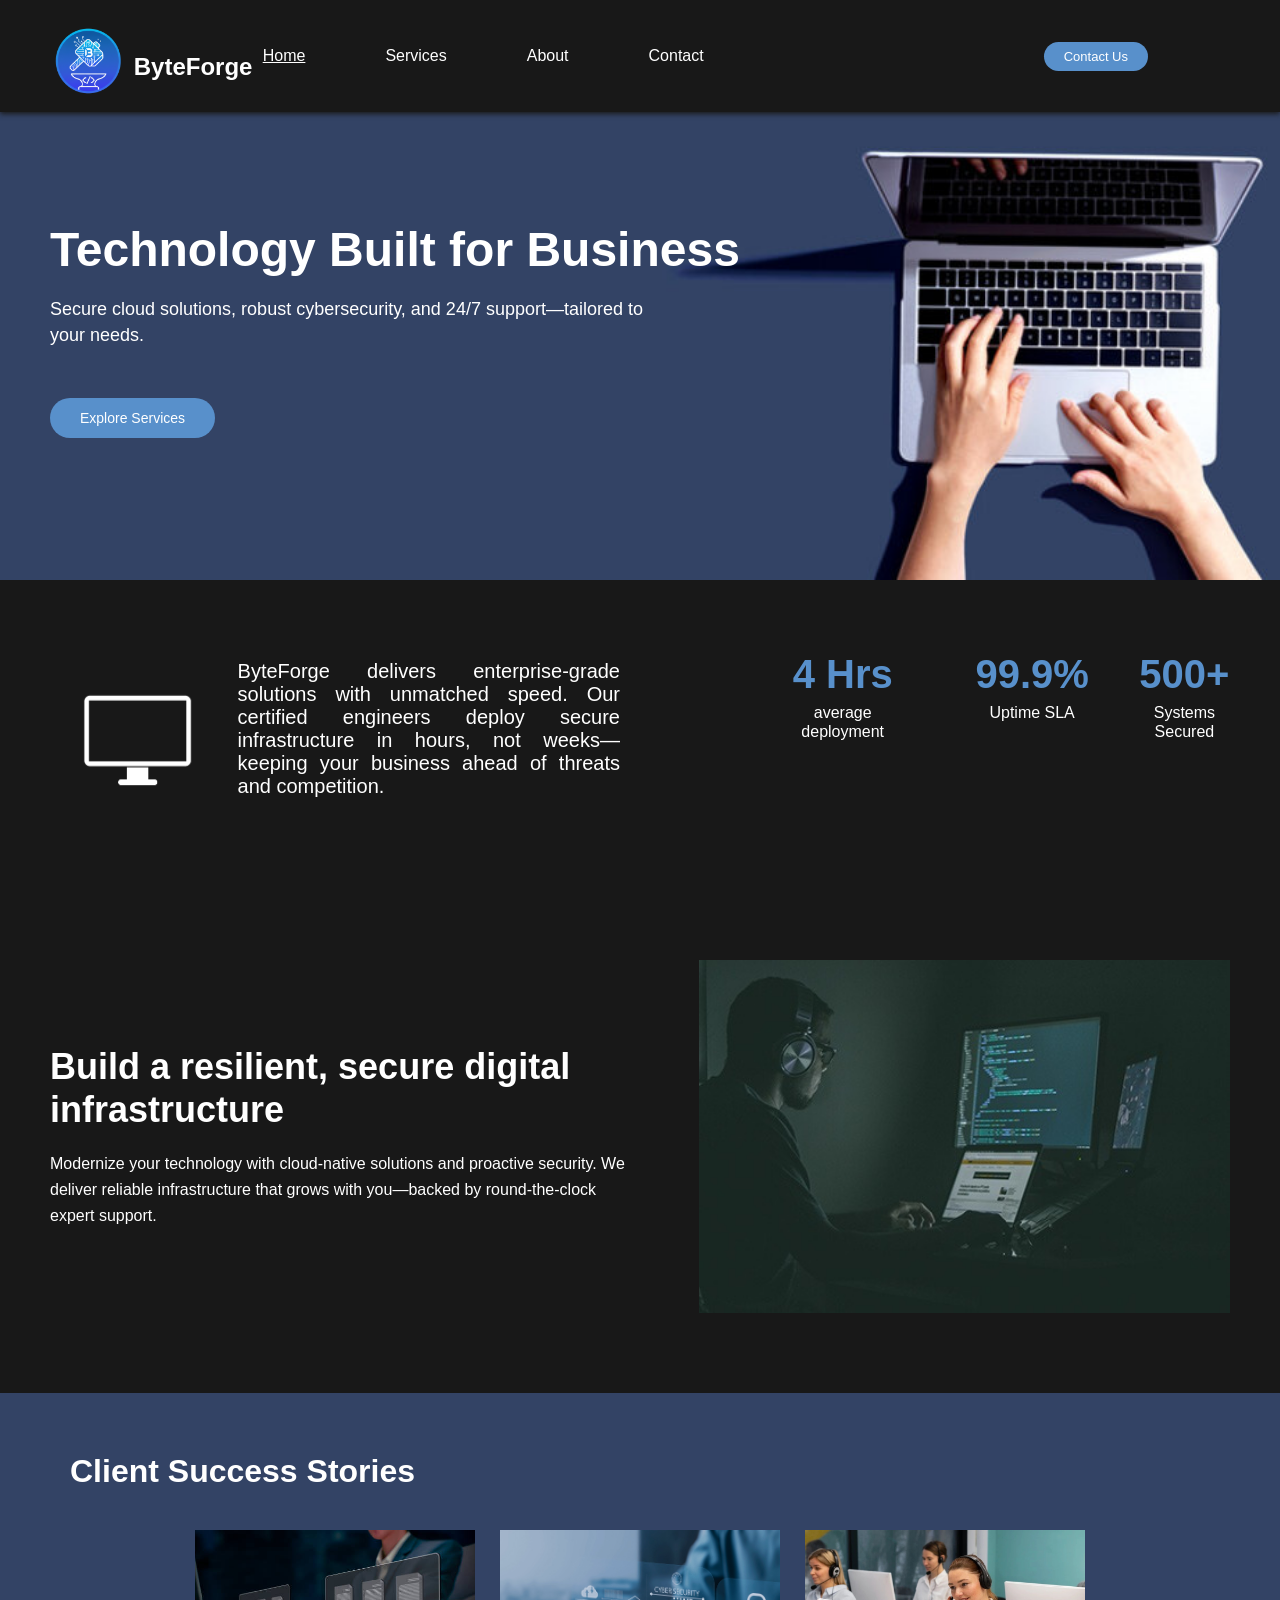
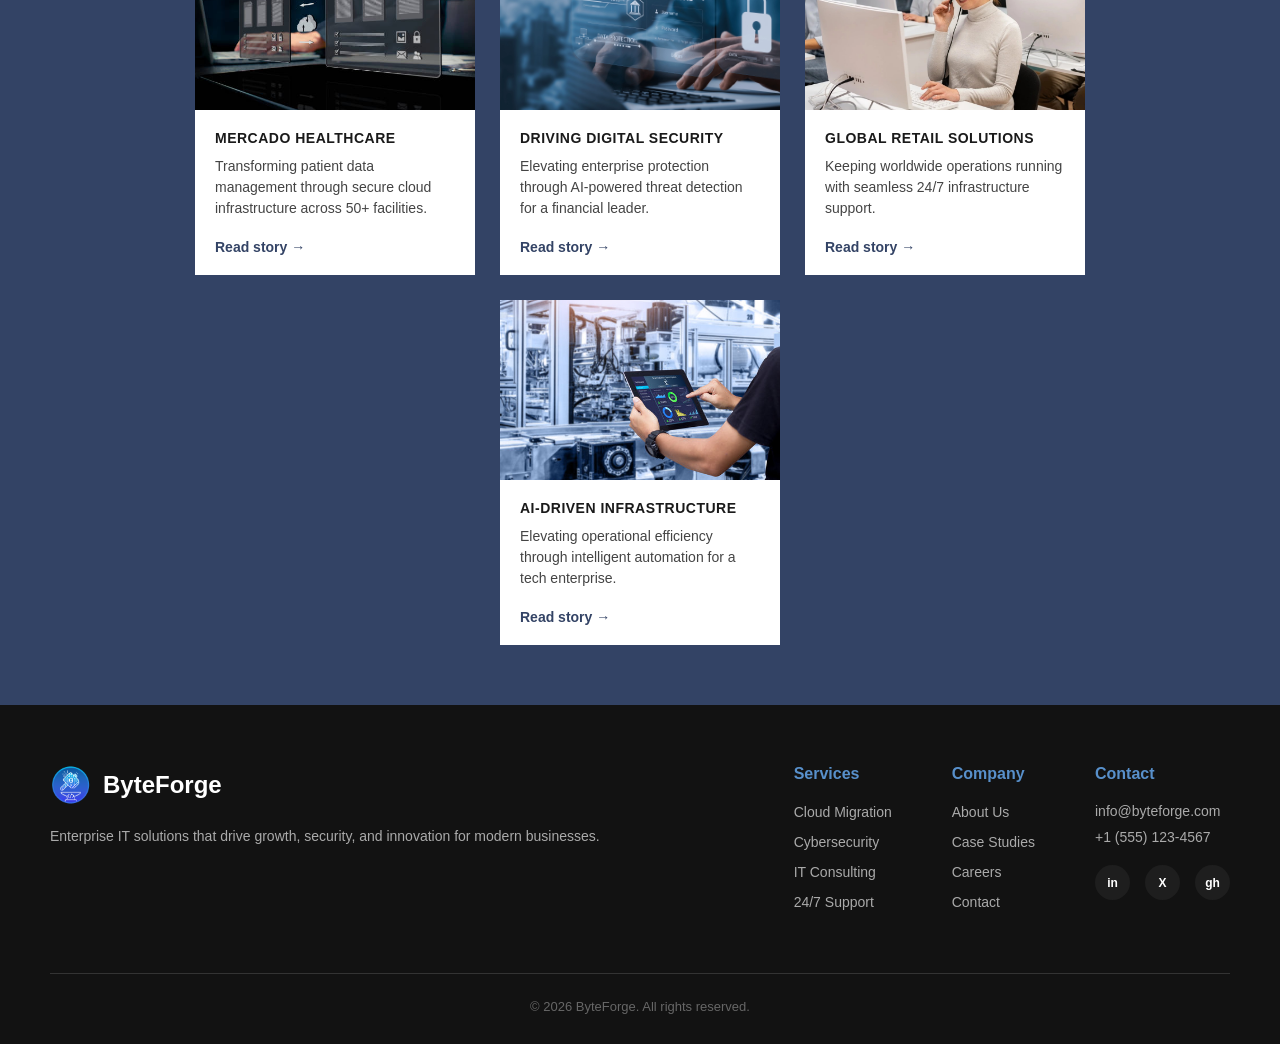
<file: index.html>
<!DOCTYPE html>
<html>
<head>
	<link rel="stylesheet" href="style.css">
	<title>Home - ByteForge</title>
</head>
<body>
	<div id="header-div">
	<header class="sticky-header">
		<nav>
	<div class="logo">
		<img src="images/logo.png" alt="ByteForge Logo" id="logoBis">
		<h1 id="logotxt">ByteForge</h1>
	</div>
	
	<input type="checkbox" id="menu-toggle" hidden>
	<label for="menu-toggle" class="hamburger" aria-label="Menu">
		<span></span>
		<span></span>
		<span></span>
	</label>
	
	<div class="nav-right">
		<ul class="nav-links">
			<li><a href="#home" style="text-decoration: underline;">Home</a></li>
			<li><a href="services.html">Services</a></li>
			<li><a href="about.html">About</a></li>
			<li><a href="contact.html">Contact</a></li>
		</ul>
		<a href="#contact" id="contact-us">Contact Us</a>
	</div>
</nav>
	</header>
</div>


<section>
	<div class="Section1">
		<h1>Technology Built for Business</h1>
		<p>Secure cloud solutions, robust cybersecurity, and 24/7 support—tailored to your needs.</p>
		<a href="#" class="Explore">Explore Services</a>
	</div>
</section>

<section class="Section2">
	<div id="leftDiv">
		<img src="images/computer.png">
		<p>ByteForge delivers enterprise-grade solutions with unmatched speed. Our certified engineers deploy secure infrastructure in hours, not weeks—keeping your business ahead of threats and competition.</p>
	</div>

	<div id="rightDiv">
		<div class="stats-row">
			<div class="subtext" id="subtext1">
				<h2>4 Hrs</h2>
				<p>average deployment</p>
			</div>

			<div class="subtext" id="subtext2">
				<h2>99.9%</h2>
				<p>Uptime SLA</p>
			</div>
				
			<div class="subtext" id="subtext3">
				<h2>500+</h2>
				<p>Systems Secured</p>
			</div>
		</div>
	</div>
</section>

<section class="Section3">
	<div id="s3left">
		<h1>Build a resilient, secure digital infrastructure</h1>
		<p>Modernize your technology with cloud-native solutions and proactive security. We deliver reliable infrastructure that grows with you—backed by round-the-clock expert support.</p>
	</div>
	<div id="s3right">
		<img src="images/security.jpg" alt="Security illustration">
	</div>
</section>

<section class="Section4">
	<h2>Client Success Stories</h2>
	<div class="stories-container">
		<article class="story-card">
			<img src="images/client1.jpg" alt="Cloud migration project">
			<h3>MERCADO HEALTHCARE</h3>
			<p>Transforming patient data management through secure cloud infrastructure across 50+ facilities.</p>
			<a href="#" class="read-story">Read story →</a>
		</article>
		
		<article class="story-card">
			<img src="images/client2.jpg" alt="Cybersecurity implementation">
			<h3>DRIVING DIGITAL SECURITY</h3>
			<p>Elevating enterprise protection through AI-powered threat detection for a financial leader.</p>
			<a href="#" class="read-story">Read story →</a>
		</article>
		
		<article class="story-card">
			<img src="images/client3.jpg" alt="24/7 support center">
			<h3>GLOBAL RETAIL SOLUTIONS</h3>
			<p>Keeping worldwide operations running with seamless 24/7 infrastructure support.</p>
			<a href="#" class="read-story">Read story →</a>
		</article>
		
		<article class="story-card">
			<img src="images/client4.jpg" alt="Sustainable IT infrastructure">
			<h3>AI-DRIVEN INFRASTRUCTURE</h3>
			<p>Elevating operational efficiency through intelligent automation for a tech enterprise.</p>
			<a href="#" class="read-story">Read story →</a>
		</article>
	</div>
</section>

<footer class="site-footer">
	<div class="footer-container">
		<div class="footer-brand">
			<div class="footer-logo">
				<img src="images/logo.png" alt="ByteForge Logo">
				<h3>ByteForge</h3>
			</div>
			<p>Enterprise IT solutions that drive growth, security, and innovation for modern businesses.</p>
		</div>
		
		<div class="footer-links">
			<h4>Services</h4>
			<ul>
				<li><a href="#">Cloud Migration</a></li>
				<li><a href="#">Cybersecurity</a></li>
				<li><a href="#">IT Consulting</a></li>
				<li><a href="#">24/7 Support</a></li>
			</ul>
		</div>
		
		<div class="footer-links">
			<h4>Company</h4>
			<ul>
				<li><a href="#">About Us</a></li>
				<li><a href="#">Case Studies</a></li>
				<li><a href="#">Careers</a></li>
				<li><a href="#">Contact</a></li>
			</ul>
		</div>
		
		<div class="footer-contact">
			<h4>Contact</h4>
			<p>info@byteforge.com</p>
			<p>+1 (555) 123-4567</p>
			<div class="social-links">
				<a href="#" aria-label="LinkedIn">in</a>
				<a href="#" aria-label="Twitter">X</a>
				<a href="#" aria-label="GitHub">gh</a>
			</div>
		</div>
	</div>
	
	<div class="footer-bottom">
		<p>&copy; 2026 ByteForge. All rights reserved.</p>
	</div>
</footer>
</body>
</html>
</file>
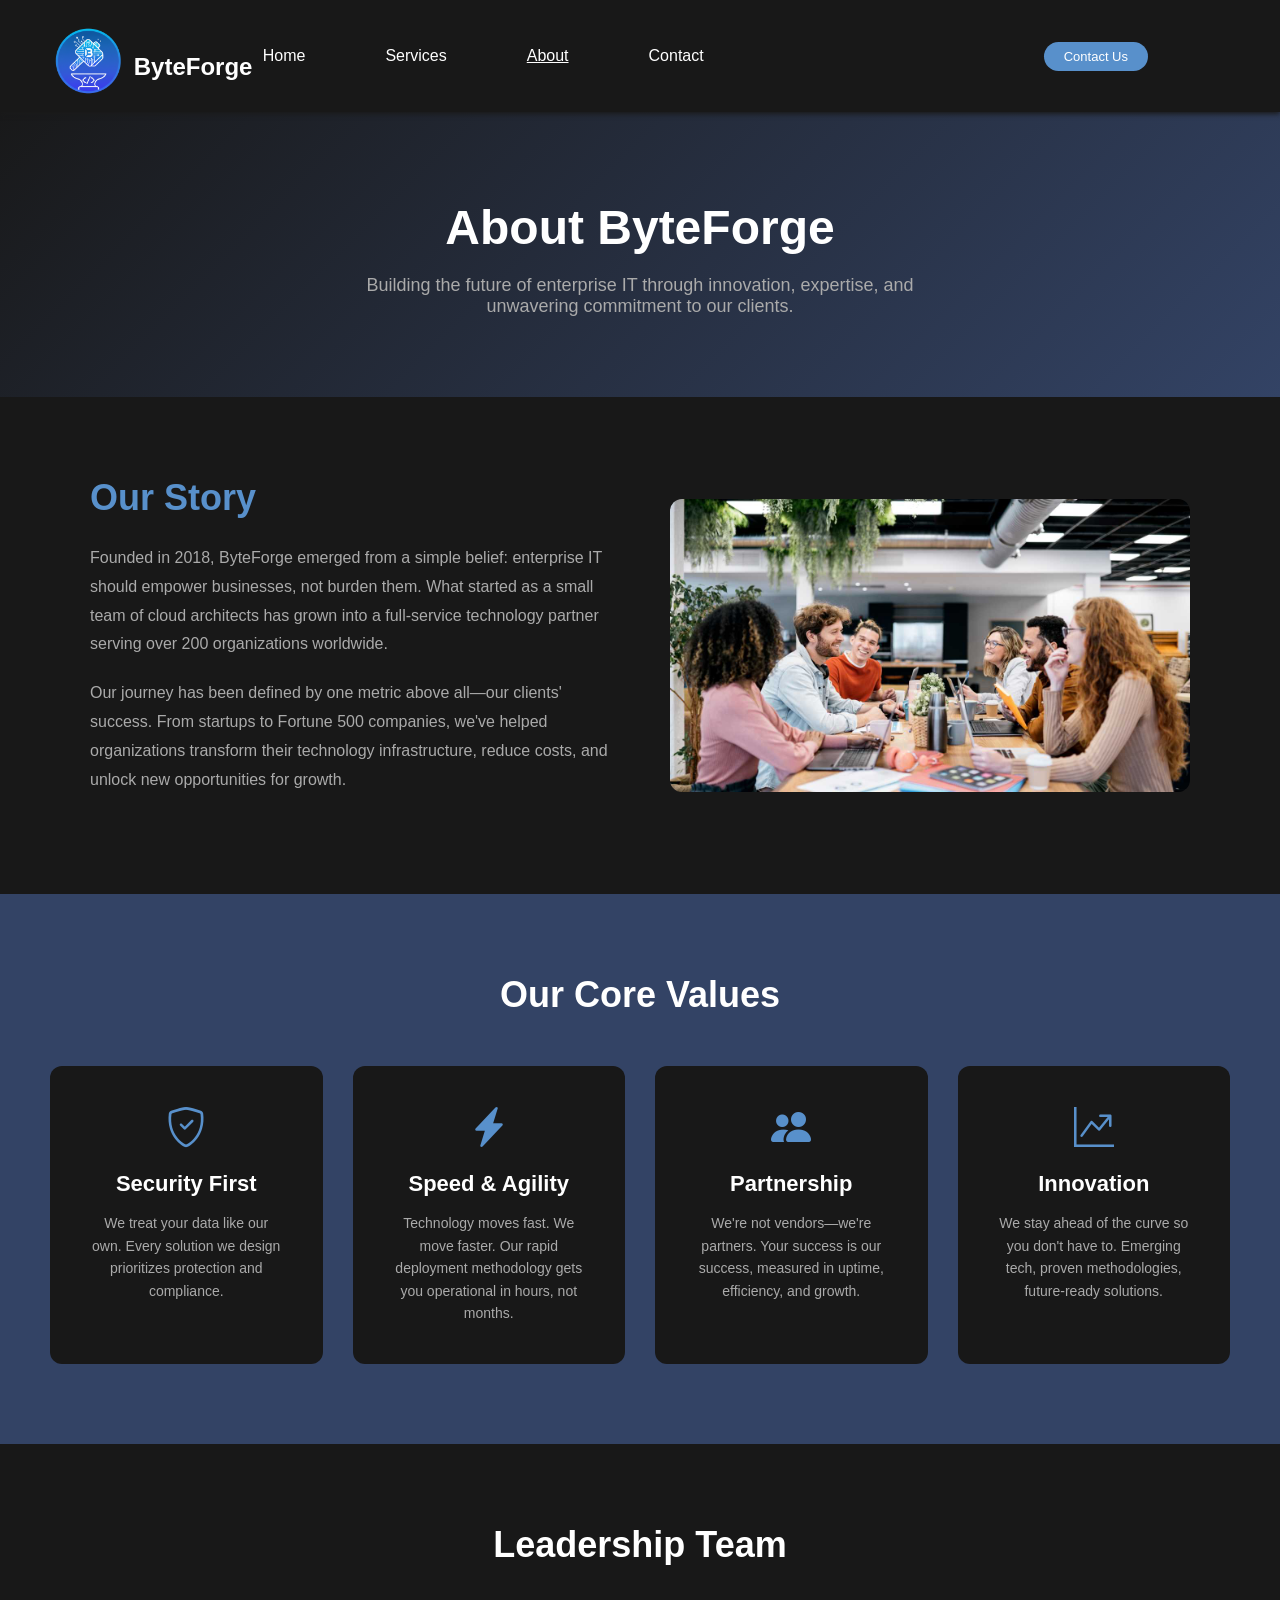
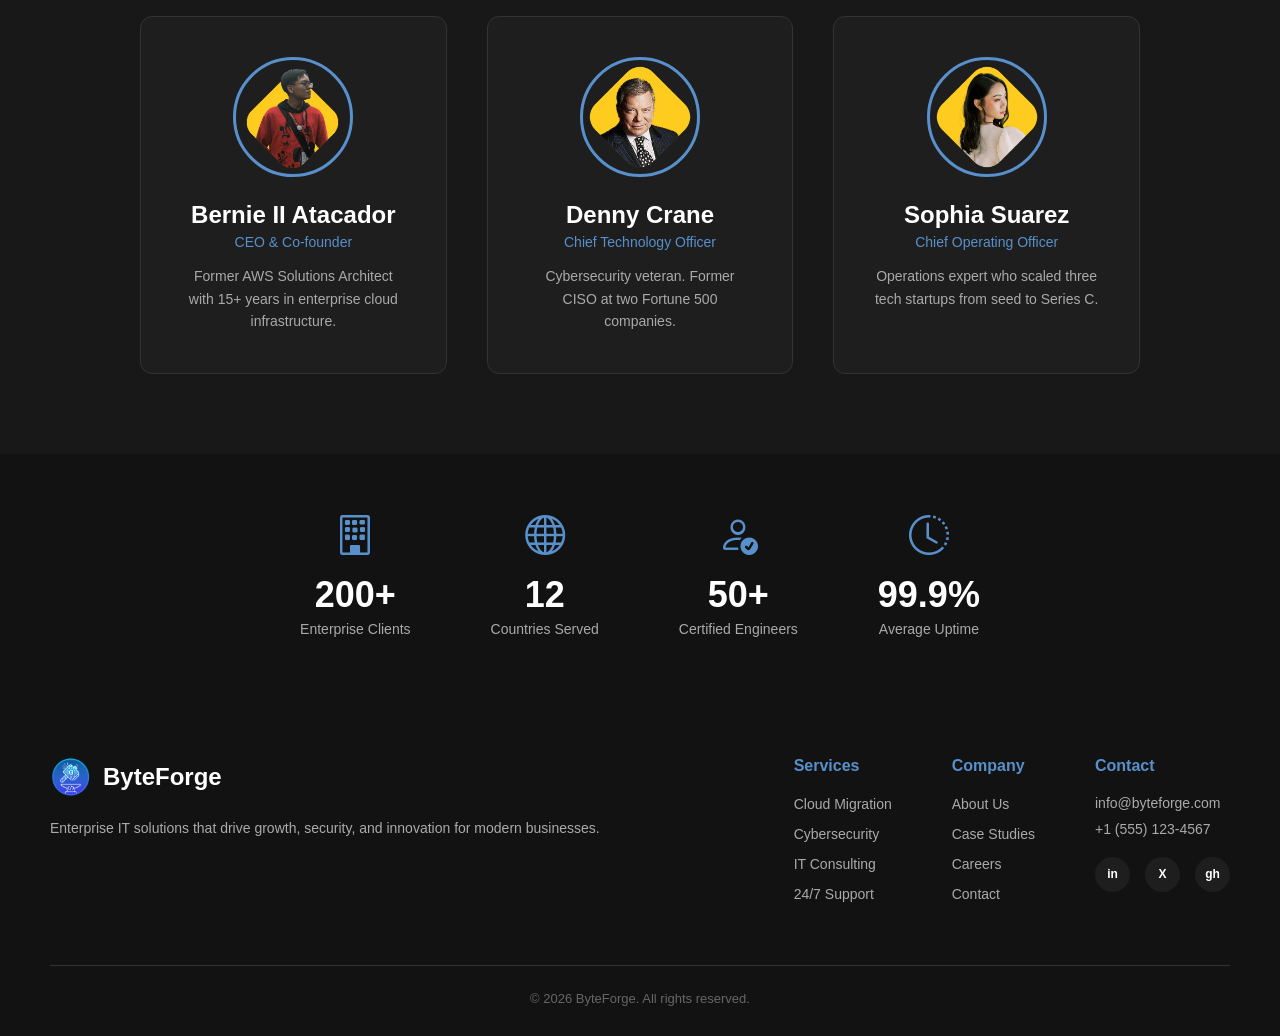
<file: about.html>
<!DOCTYPE html>
<html>
<head>
	<link rel="stylesheet" href="stylesAbout.css">
	<link rel="stylesheet" href="https://cdn.jsdelivr.net/npm/bootstrap-icons@1.11.0/font/bootstrap-icons.css">
	<title>About - ByteForge</title>
</head>
<body>
	<div id="header-div">
	<header class="sticky-header">
		<nav>
			<div class="logo">
				<img src="images/logo.png" alt="ByteForge Logo" id="logoBis">
				<h1 id="logotxt">ByteForge</h1>
			</div>
			
			<input type="checkbox" id="menu-toggle" hidden>
			<label for="menu-toggle" class="hamburger" aria-label="Menu">
				<span></span>
				<span></span>
				<span></span>
			</label>
			
			<div class="nav-right">
				<ul class="nav-links">
					<li><a href="index.html">Home</a></li>
					<li><a href="services.html">Services</a></li>
					<li><a href="about.html" style="text-decoration: underline;">About</a></li>
					<li><a href="contact.html">Contact</a></li>
				</ul>
				<a href="contact.html" id="contact-us">Contact Us</a>
			</div>
		</nav>
	</header>
</div>

<section class="about-hero">
	<h1>About ByteForge</h1>
	<p>Building the future of enterprise IT through innovation, expertise, and unwavering commitment to our clients.</p>
</section>

<section class="about-story">
	<div class="story-content">
		<h2>Our Story</h2>
		<p>Founded in 2018, ByteForge emerged from a simple belief: enterprise IT should empower businesses, not burden them. What started as a small team of cloud architects has grown into a full-service technology partner serving over 200 organizations worldwide.</p>
		<p>Our journey has been defined by one metric above all—our clients' success. From startups to Fortune 500 companies, we've helped organizations transform their technology infrastructure, reduce costs, and unlock new opportunities for growth.</p>
	</div>
	<div class="story-image">
		<img src="images/team-office.jpg" alt="ByteForge team collaborating in modern office">
	</div>
</section>

<section class="about-values">
	<h2>Our Core Values</h2>
	<div class="values-grid">
		<article class="value-card">
			<i class="bi bi-shield-check"></i>
			<h3>Security First</h3>
			<p>We treat your data like our own. Every solution we design prioritizes protection and compliance.</p>
		</article>
		
		<article class="value-card">
			<i class="bi bi-lightning-charge-fill"></i>
			<h3>Speed & Agility</h3>
			<p>Technology moves fast. We move faster. Our rapid deployment methodology gets you operational in hours, not months.</p>
		</article>
		
		<article class="value-card">
			<i class="bi bi-people-fill"></i>
			<h3>Partnership</h3>
			<p>We're not vendors—we're partners. Your success is our success, measured in uptime, efficiency, and growth.</p>
		</article>
		
		<article class="value-card">
			<i class="bi bi-graph-up-arrow"></i>
			<h3>Innovation</h3>
			<p>We stay ahead of the curve so you don't have to. Emerging tech, proven methodologies, future-ready solutions.</p>
		</article>
	</div>
</section>

<section class="about-team">
	<h2>Leadership Team</h2>
	<div class="team-grid">
		<article class="team-card">
			<img src="images/team-ceo.png" alt="Bernie II Atacador, CEO and Co-founder">
			<h3>Bernie II Atacador</h3>
			<p class="team-role">CEO & Co-founder</p>
			<p class="team-bio">Former AWS Solutions Architect with 15+ years in enterprise cloud infrastructure.</p>
		</article>
		
		<article class="team-card">
			<img src="images/team-cto.png" alt="Denny Crane, CTO">
			<h3>Denny Crane</h3>
			<p class="team-role">Chief Technology Officer</p>
			<p class="team-bio">Cybersecurity veteran. Former CISO at two Fortune 500 companies.</p>
		</article>
		
		<article class="team-card">
			<img src="images/team-coo.png" alt="Sophia Suarez, COO">
			<h3>Sophia Suarez</h3>
			<p class="team-role">Chief Operating Officer</p>
			<p class="team-bio">Operations expert who scaled three tech startups from seed to Series C.</p>
		</article>
	</div>
</section>

<section class="about-stats">
	<div class="stats-container">
		<div class="stat-item">
			<i class="bi bi-building"></i>
			<h3>200+</h3>
			<p>Enterprise Clients</p>
		</div>
		
		<div class="stat-item">
			<i class="bi bi-globe"></i>
			<h3>12</h3>
			<p>Countries Served</p>
		</div>
		
		<div class="stat-item">
			<i class="bi bi-person-check"></i>
			<h3>50+</h3>
			<p>Certified Engineers</p>
		</div>
		
		<div class="stat-item">
			<i class="bi bi-clock-history"></i>
			<h3>99.9%</h3>
			<p>Average Uptime</p>
		</div>
	</div>
</section>

<footer class="site-footer">
	<div class="footer-container">
		<div class="footer-brand">
			<div class="footer-logo">
				<img src="images/logo.png" alt="ByteForge Logo">
				<h3>ByteForge</h3>
			</div>
			<p>Enterprise IT solutions that drive growth, security, and innovation for modern businesses.</p>
		</div>
		
		<div class="footer-links">
			<h4>Services</h4>
			<ul>
				<li><a href="#">Cloud Migration</a></li>
				<li><a href="#">Cybersecurity</a></li>
				<li><a href="#">IT Consulting</a></li>
				<li><a href="#">24/7 Support</a></li>
			</ul>
		</div>
		
		<div class="footer-links">
			<h4>Company</h4>
			<ul>
				<li><a href="#">About Us</a></li>
				<li><a href="#">Case Studies</a></li>
				<li><a href="#">Careers</a></li>
				<li><a href="#">Contact</a></li>
			</ul>
		</div>
		
		<div class="footer-contact">
			<h4>Contact</h4>
			<p>info@byteforge.com</p>
			<p>+1 (555) 123-4567</p>
			<div class="social-links">
				<a href="#" aria-label="LinkedIn">in</a>
				<a href="#" aria-label="Twitter">X</a>
				<a href="#" aria-label="GitHub">gh</a>
			</div>
		</div>
	</div>
	
	<div class="footer-bottom">
		<p>&copy; 2026 ByteForge. All rights reserved.</p>
	</div>
</footer>
</body>
</html>
</file>
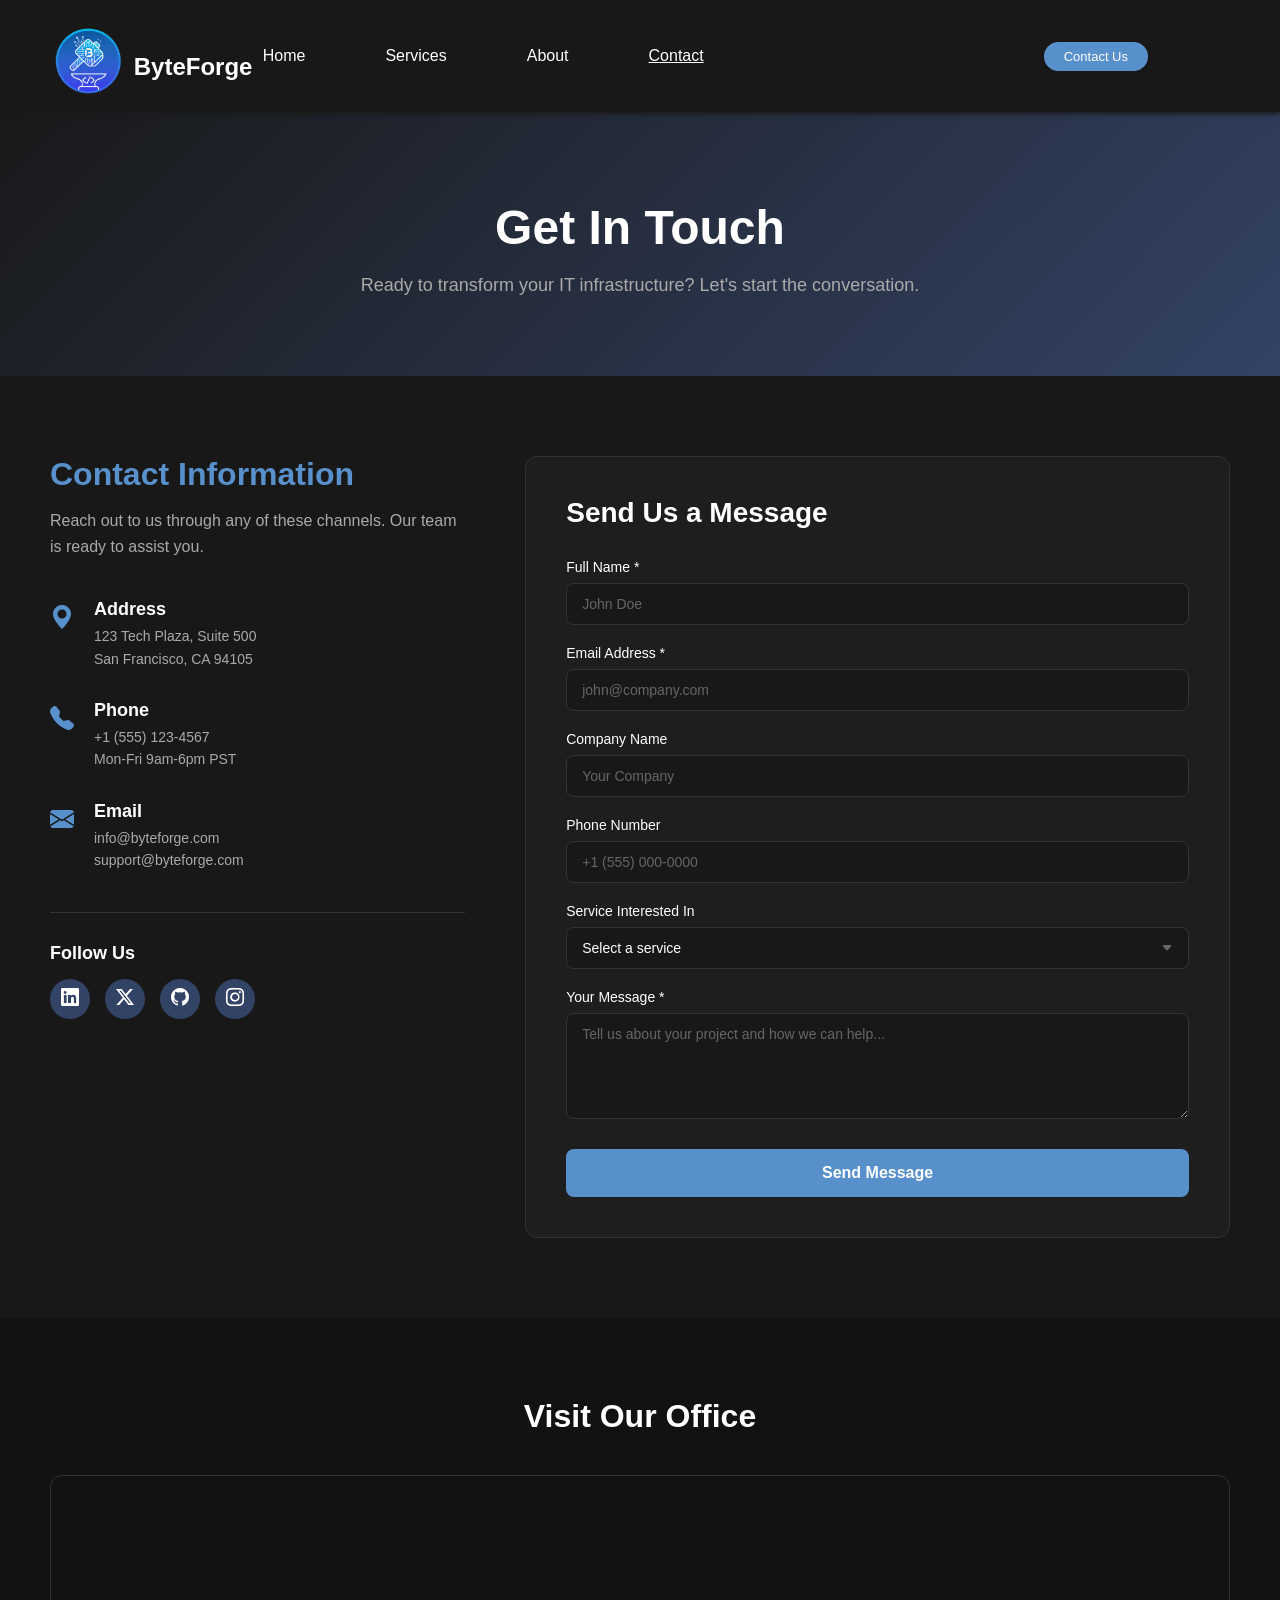
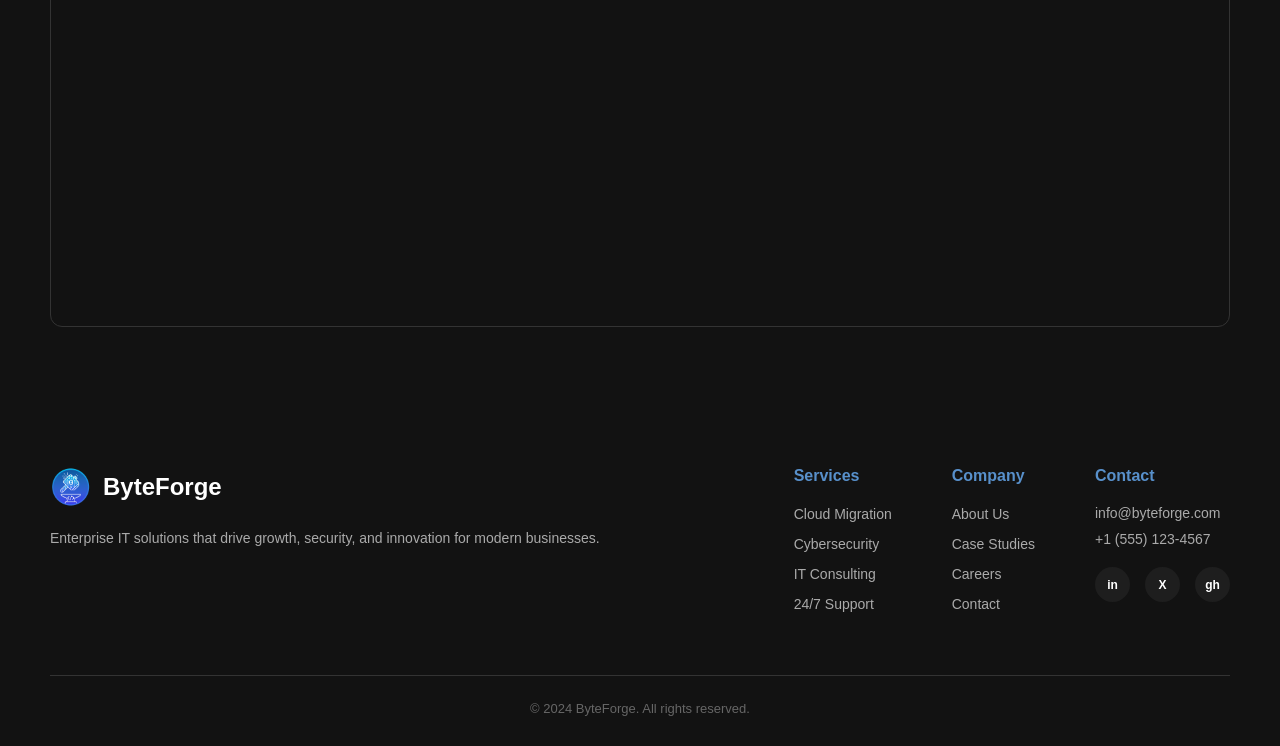
<file: contact.html>
<!DOCTYPE html>
<html>
<head>
	<link rel="stylesheet" href="stylesContact.css">
	<link rel="stylesheet" href="https://cdn.jsdelivr.net/npm/bootstrap-icons@1.11.0/font/bootstrap-icons.css">
	<title>Contact - ByteForge</title>
</head>
<body>
	<div id="header-div">
	<header class="sticky-header">
		<nav>
			<div class="logo">
				<img src="images/logo.png" alt="ByteForge Logo" id="logoBis">
				<h1 id="logotxt">ByteForge</h1>
			</div>
			
			<input type="checkbox" id="menu-toggle" hidden>
			<label for="menu-toggle" class="hamburger" aria-label="Menu">
				<span></span>
				<span></span>
				<span></span>
			</label>
			
			<div class="nav-right">
				<ul class="nav-links">
					<li><a href="index.html">Home</a></li>
					<li><a href="services.html">Services</a></li>
					<li><a href="about.html">About</a></li>
					<li><a href="contact.html" style="text-decoration: underline;">Contact</a></li>
				</ul>
				<a href="contact.html" id="contact-us">Contact Us</a>
			</div>
		</nav>
	</header>
</div>

<section class="contact-hero">
	<h1>Get In Touch</h1>
	<p>Ready to transform your IT infrastructure? Let's start the conversation.</p>
</section>

<section class="contact-section">
	<div class="contact-container">
		<div class="contact-info">
			<h2>Contact Information</h2>
			<p>Reach out to us through any of these channels. Our team is ready to assist you.</p>
			
			<div class="info-item">
				<i class="bi bi-geo-alt-fill"></i>
				<div>
					<h3>Address</h3>
					<p>123 Tech Plaza, Suite 500<br>San Francisco, CA 94105</p>
				</div>
			</div>
			
			<div class="info-item">
				<i class="bi bi-telephone-fill"></i>
				<div>
					<h3>Phone</h3>
					<p>+1 (555) 123-4567<br>Mon-Fri 9am-6pm PST</p>
				</div>
			</div>
			
			<div class="info-item">
				<i class="bi bi-envelope-fill"></i>
				<div>
					<h3>Email</h3>
					<p>info@byteforge.com<br>support@byteforge.com</p>
				</div>
			</div>
			
			<div class="social-section">
				<h3>Follow Us</h3>
				<div class="social-icons">
					<a href="#" aria-label="LinkedIn"><i class="bi bi-linkedin"></i></a>
					<a href="#" aria-label="Twitter"><i class="bi bi-twitter-x"></i></a>
					<a href="#" aria-label="GitHub"><i class="bi bi-github"></i></a>
					<a href="#" aria-label="Instagram"><i class="bi bi-instagram"></i></a>
				</div>
			</div>
		</div>
		
		<div class="contact-form-container">
			<h2>Send Us a Message</h2>
			<form action="#" method="POST" class="contact-form">
				<div class="form-group">
					<label for="name">Full Name *</label>
					<input type="text" id="name" name="name" required placeholder="John Doe">
				</div>
				
				<div class="form-group">
					<label for="email">Email Address *</label>
					<input type="email" id="email" name="email" required placeholder="john@company.com">
				</div>
				
				<div class="form-group">
					<label for="company">Company Name</label>
					<input type="text" id="company" name="company" placeholder="Your Company">
				</div>
				
				<div class="form-group">
					<label for="phone">Phone Number</label>
					<input type="tel" id="phone" name="phone" placeholder="+1 (555) 000-0000">
				</div>
				
				<div class="form-group">
					<label for="service">Service Interested In</label>
					<select id="service" name="service">
						<option value="">Select a service</option>
						<option value="cloud">Cloud Migration</option>
						<option value="security">Cybersecurity</option>
						<option value="support">24/7 IT Support</option>
						<option value="consulting">IT Consulting</option>
						<option value="network">Network Solutions</option>
						<option value="data">Data Management</option>
						<option value="other">Other</option>
					</select>
				</div>
				
				<div class="form-group">
					<label for="message">Your Message *</label>
					<textarea id="message" name="message" rows="5" required placeholder="Tell us about your project and how we can help..."></textarea>
				</div>
				
				<button type="submit" class="submit-btn">Send Message</button>
			</form>
		</div>
	</div>
</section>

<section class="map-section">
	<h2>Visit Our Office</h2>
	<div class="map-container">
		<iframe 
			src="https://www.google.com/maps/embed?pb=!1m18!1m12!1m3!1d126595.04866343466!2d125.71488772901196!3d7.454711900510685!2m3!1f0!2f0!3f0!3m2!1i1024!2i768!4f13.1!3m3!1m2!1s0x32f9538c00000001%3A0x7034b8f445cb7fc6!2sUniversity%20of%20Southeastern%20Philippines%2C%20Tagum%20Campus!5e0!3m2!1sen!2sph!4v1771771408727!5m2!1sen!2sph" 
			width="100%" 
			height="450" 
			style="border:0;" 
			allowfullscreen="" 
			loading="lazy" 
			referrerpolicy="no-referrer-when-downgrade">
		</iframe>
	</div>
</section>

<footer class="site-footer">
	<div class="footer-container">
		<div class="footer-brand">
			<div class="footer-logo">
				<img src="images/logo.png" alt="ByteForge Logo">
				<h3>ByteForge</h3>
			</div>
			<p>Enterprise IT solutions that drive growth, security, and innovation for modern businesses.</p>
		</div>
		
		<div class="footer-links">
			<h4>Services</h4>
			<ul>
				<li><a href="#">Cloud Migration</a></li>
				<li><a href="#">Cybersecurity</a></li>
				<li><a href="#">IT Consulting</a></li>
				<li><a href="#">24/7 Support</a></li>
			</ul>
		</div>
		
		<div class="footer-links">
			<h4>Company</h4>
			<ul>
				<li><a href="#">About Us</a></li>
				<li><a href="#">Case Studies</a></li>
				<li><a href="#">Careers</a></li>
				<li><a href="#">Contact</a></li>
			</ul>
		</div>
		
		<div class="footer-contact">
			<h4>Contact</h4>
			<p>info@byteforge.com</p>
			<p>+1 (555) 123-4567</p>
			<div class="social-links">
				<a href="#" aria-label="LinkedIn">in</a>
				<a href="#" aria-label="Twitter">X</a>
				<a href="#" aria-label="GitHub">gh</a>
			</div>
		</div>
	</div>
	
	<div class="footer-bottom">
		<p>&copy; 2024 ByteForge. All rights reserved.</p>
	</div>
</footer>
</body>
</html>
</file>
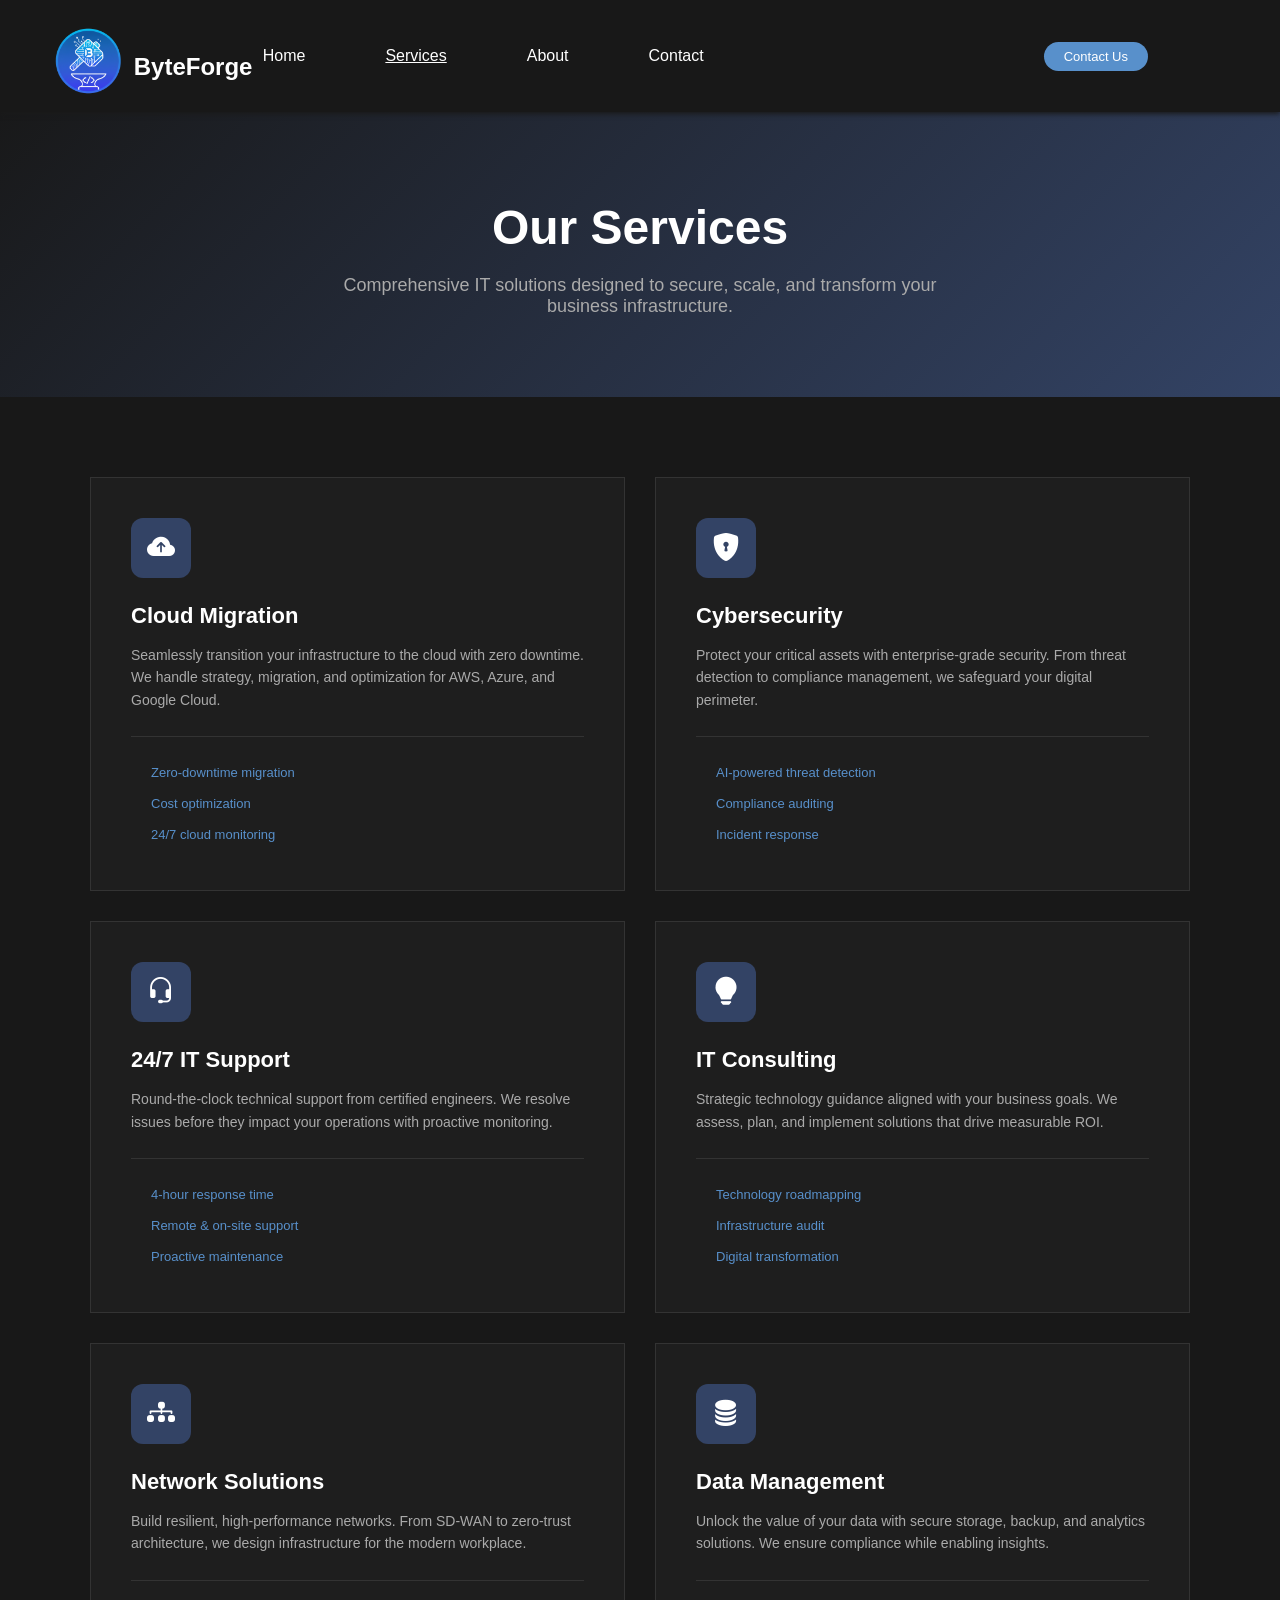
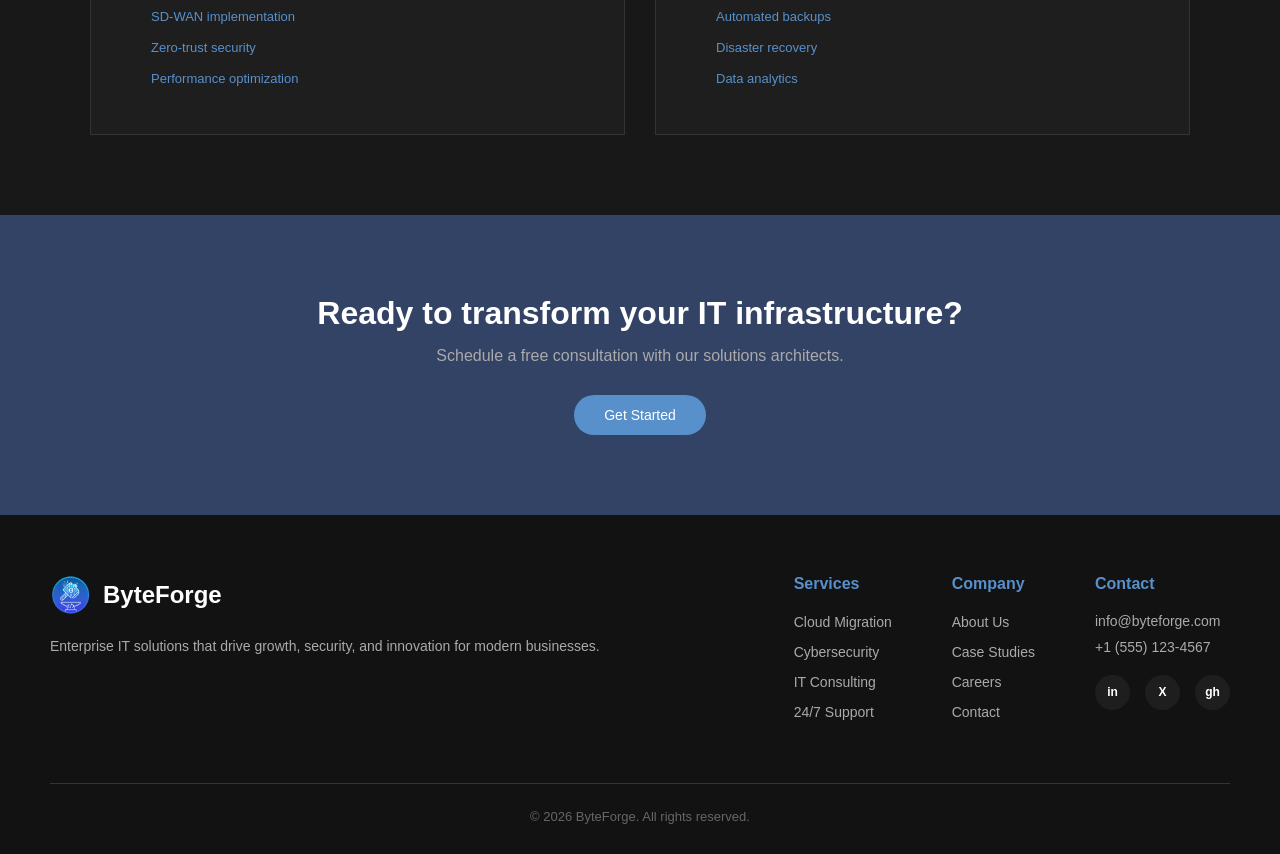
<file: services.html>
<!DOCTYPE html>
<html>
<head>
	<link rel="stylesheet" href="stylesServices.css">
	<link rel="stylesheet" href="https://cdn.jsdelivr.net/npm/bootstrap-icons@1.11.0/font/bootstrap-icons.css">
	<title>Services - ByteForge</title>
</head>
<body>
	<div id="header-div">
	<header class="sticky-header">
		<nav>
			<div class="logo">
				<img src="images/logo.png" alt="ByteForge Logo" id="logoBis">
				<h1 id="logotxt">ByteForge</h1>
			</div>
			
			<input type="checkbox" id="menu-toggle" hidden>
			<label for="menu-toggle" class="hamburger" aria-label="Menu">
				<span></span>
				<span></span>
				<span></span>
			</label>
			
			<div class="nav-right">
				<ul class="nav-links">
					<li><a href="index.html">Home</a></li>
					<li><a href="services.html" style="text-decoration: underline;">Services</a></li>
					<li><a href="about.html">About</a></li>
					<li><a href="contact.html">Contact</a></li>
				</ul>
				<a href="contact.html" id="contact-us">Contact Us</a>
			</div>
		</nav>
	</header>
</div>

<section class="services-hero">
	<h1>Our Services</h1>
	<p>Comprehensive IT solutions designed to secure, scale, and transform your business infrastructure.</p>
</section>

<section class="services-grid">
	<article class="service-card">
		<div class="service-icon">
			<i class="bi bi-cloud-arrow-up-fill"></i>
		</div>
		<h3>Cloud Migration</h3>
		<p>Seamlessly transition your infrastructure to the cloud with zero downtime. We handle strategy, migration, and optimization for AWS, Azure, and Google Cloud.</p>
		<ul class="service-features">
			<li>Zero-downtime migration</li>
			<li>Cost optimization</li>
			<li>24/7 cloud monitoring</li>
		</ul>
	</article>
	
	<article class="service-card">
		<div class="service-icon">
			<i class="bi bi-shield-lock-fill"></i>
		</div>
		<h3>Cybersecurity</h3>
		<p>Protect your critical assets with enterprise-grade security. From threat detection to compliance management, we safeguard your digital perimeter.</p>
		<ul class="service-features">
			<li>AI-powered threat detection</li>
			<li>Compliance auditing</li>
			<li>Incident response</li>
		</ul>
	</article>
	
	<article class="service-card">
		<div class="service-icon">
			<i class="bi bi-headset"></i>
		</div>
		<h3>24/7 IT Support</h3>
		<p>Round-the-clock technical support from certified engineers. We resolve issues before they impact your operations with proactive monitoring.</p>
		<ul class="service-features">
			<li>4-hour response time</li>
			<li>Remote & on-site support</li>
			<li>Proactive maintenance</li>
		</ul>
	</article>
	
	<article class="service-card">
		<div class="service-icon">
			<i class="bi bi-lightbulb-fill"></i>
		</div>
		<h3>IT Consulting</h3>
		<p>Strategic technology guidance aligned with your business goals. We assess, plan, and implement solutions that drive measurable ROI.</p>
		<ul class="service-features">
			<li>Technology roadmapping</li>
			<li>Infrastructure audit</li>
			<li>Digital transformation</li>
		</ul>
	</article>
	
	<article class="service-card">
		<div class="service-icon">
			<i class="bi bi-diagram-3-fill"></i>
		</div>
		<h3>Network Solutions</h3>
		<p>Build resilient, high-performance networks. From SD-WAN to zero-trust architecture, we design infrastructure for the modern workplace.</p>
		<ul class="service-features">
			<li>SD-WAN implementation</li>
			<li>Zero-trust security</li>
			<li>Performance optimization</li>
		</ul>
	</article>
	
	<article class="service-card">
		<div class="service-icon">
			<i class="bi bi-database-fill"></i>
		</div>
		<h3>Data Management</h3>
		<p>Unlock the value of your data with secure storage, backup, and analytics solutions. We ensure compliance while enabling insights.</p>
		<ul class="service-features">
			<li>Automated backups</li>
			<li>Disaster recovery</li>
			<li>Data analytics</li>
		</ul>
	</article>
</section>

<section class="services-cta">
	<h2>Ready to transform your IT infrastructure?</h2>
	<p>Schedule a free consultation with our solutions architects.</p>
	<a href="contact.html" class="Explore">Get Started</a>
</section>

<footer class="site-footer">
	<div class="footer-container">
		<div class="footer-brand">
			<div class="footer-logo">
				<img src="images/logo.png" alt="ByteForge Logo">
				<h3>ByteForge</h3>
			</div>
			<p>Enterprise IT solutions that drive growth, security, and innovation for modern businesses.</p>
		</div>
		
		<div class="footer-links">
			<h4>Services</h4>
			<ul>
				<li><a href="#">Cloud Migration</a></li>
				<li><a href="#">Cybersecurity</a></li>
				<li><a href="#">IT Consulting</a></li>
				<li><a href="#">24/7 Support</a></li>
			</ul>
		</div>
		
		<div class="footer-links">
			<h4>Company</h4>
			<ul>
				<li><a href="#">About Us</a></li>
				<li><a href="#">Case Studies</a></li>
				<li><a href="#">Careers</a></li>
				<li><a href="#">Contact</a></li>
			</ul>
		</div>
		
		<div class="footer-contact">
			<h4>Contact</h4>
			<p>info@byteforge.com</p>
			<p>+1 (555) 123-4567</p>
			<div class="social-links">
				<a href="#" aria-label="LinkedIn">in</a>
				<a href="#" aria-label="Twitter">X</a>
				<a href="#" aria-label="GitHub">gh</a>
			</div>
		</div>
	</div>
	
	<div class="footer-bottom">
		<p>&copy; 2026 ByteForge. All rights reserved.</p>
	</div>
</footer>
</body>
</html>
</file>
<file: style.css>
* {
	margin: 0;
	padding: 0;
	box-sizing: border-box;
	font-family: Poppins, sans-serif;
}

#logoBis {
	width: auto;
	height: 70px;
	margin-left: 20px;
	margin-top: 10px;
}

#logotxt {
	margin-left: 10px;
	margin-top: 22px;
	color: white;
}

body {
	background-color: #181818;
	margin: 0;
	padding-top: 80px;
}

.sticky-header {
	position: fixed;
	top: 0;
	left: 0;
	width: 100%;
	box-shadow: 0 2px 5px #1a1a1a;
	z-index: 1000;
	padding: 1rem 2rem;
	background-color: #181818;
}

nav {
	display: flex;
	justify-content: space-between;
	align-items: center;
	width: 100%;
	position: relative;
}

.logo {
	display: flex;
	align-items: center;
}

.nav-right {
	display: flex;
	align-items: center;
	gap: 40px;
}

ul.nav-links {
	display: flex;
	list-style: none;
	padding: 0;
	margin: 0;
	gap: 80px;
	margin-right: 300px;
}

ul.nav-links li {
	margin-top: 0; 
}

ul.nav-links a {
	text-decoration: none;
	color: white;
}

ul.nav-links a:hover {
	color: #0d7377;
}

#contact-us {
	background-color: #5890cb;
	padding: 8px 20px;
	border-radius: 20px;
	font-size: 13px;
	font-weight: 500;
	color: white;
	text-decoration: none;
	display: inline-block;
	line-height: 1;
	margin-left: 0;
	white-space: nowrap;
	margin-right: 100px;
}

#contact-us:hover {
	background-color: #181818;
	border: 1px solid white;
}

.Section1 {
	background-image: url('images/Section1.jpg');
	background-size: cover;
	background-position: center;
	height: 500px;
	display: flex;
	flex-direction: column;
	justify-content: center;
	padding: 0 50px;
	color: white;
	align-items: flex-start;
}

.Section1 h1 {
	font-size: 48px;
	margin-bottom: 20px;
}

.Section1 p {
	padding-bottom: 50px;
	line-height: 1.4;
	font-size: 18px;
	max-width: 600px;
}

.Explore {
	background-color: #5890cb;
	padding: 12px 30px;
	border-radius: 20px;
	font-size: 14px;
	font-weight: 500;
	color: white;
	text-decoration: none;
	display: inline-block;
}

.Explore:hover {
	background-color: #121212;
	border: 1px solid white;
}

.Section2 {
	display: flex;
	padding: 0 50px;
	gap: 40px;
}

.Section2 #leftDiv {
	display: flex;
	font-family: Poppins;
	width: 50%;
	color: white;
	margin-top: 80px;
	font-size: 20px;
	text-align: justify;
	margin-bottom: 60px;
}

.Section2 #leftDiv img {
	width: auto;
	height: 100px;
	margin: 30px;
	margin-top: 30px;
	margin-right: 40px;
}

.Section2 #rightDiv {
	display: flex;
	width: 50%;
	justify-content: center;
}

.subtext {
	font-family: poppins;
	text-align: center;
	line-height: 1.2;
	margin-left: 50px;
	color: white;
	margin-top: 70px;
	display: flex;
	flex-direction: column;
	align-items: center;
}

.subtext h2 {
	font-size: 40px;
	color: #5890cb;
	margin-bottom: 5px;
}

#subtext1 {
	margin-left: 130px;
}

#subtext2 {
	margin-left: 80px;
}

#subtext3 {
	margin-left: 50px;
}

.Section3 {
	display: flex;
	justify-content: space-between;
	align-items: center;
	padding: 80px 50px;
	background-color: #181818;
	gap: 60px;
}

#s3left {
	width: 50%;
	color: white;
}

#s3left h1 {
	font-size: 36px;
	font-weight: 600;
	margin-bottom: 20px;
	line-height: 1.2;
}

#s3left p {
	font-size: 16px;
	line-height: 1.6;
	color: white;
}

#s3right {
	width: 45%;
}

#s3right img {
	width: 100%;
	height: auto;
	display: block;
}

.Section4 {
	background-color: #334365;
	padding: 60px 50px;
}

.Section4 h2 {
	color: white;
	font-size: 32px;
	font-weight: 600;
	margin-bottom: 40px;
	margin-left: 20px;
}

.stories-container {
	display: flex;
	gap: 25px;
	justify-content: center;
	flex-wrap: wrap;
}

.story-card {
	background-color: white;
	width: 280px;
	display: flex;
	flex-direction: column;
}

.story-card img {
	width: 100%;
	height: 180px;
	object-fit: cover;
}

.story-card h3 {
	color: #1a1a1a;
	font-size: 14px;
	font-weight: 600;
	padding: 20px 20px 10px 20px;
	margin: 0;
	letter-spacing: 0.5px;
}

.story-card p {
	color: #444;
	font-size: 14px;
	line-height: 1.5;
	padding: 0 20px;
	margin: 0;
	flex-grow: 1;
}

.read-story {
	color: #334365;
	text-decoration: none;
	font-size: 14px;
	font-weight: 600;
	padding: 20px;
	display: inline-block;
}

.read-story:hover {
	color: #5890cb;
}

.site-footer {
	background-color: #121212;
	color: white;
	padding: 60px 50px 30px 50px;
}

.footer-container {
	display: flex;
	justify-content: space-between;
	max-width: 1200px;
	margin: 0 auto;
	gap: 60px;
	flex-wrap: wrap;
}

.footer-brand {
	flex: 1;
	min-width: 250px;
}

.footer-logo {
	display: flex;
	align-items: center;
	gap: 12px;
	margin-bottom: 20px;
}

.footer-logo img {
	height: 40px;
	width: auto;
}

.footer-logo h3 {
	font-size: 24px;
	font-weight: 600;
	margin: 0;
	color: white;
}

.footer-brand p {
	color: #aaa;
	font-size: 14px;
	line-height: 1.6;
}

.footer-links h4,
.footer-contact h4 {
	color: #5890cb;
	font-size: 16px;
	font-weight: 600;
	margin-bottom: 20px;
}

.footer-links ul {
	list-style: none;
	padding: 0;
	margin: 0;
}

.footer-links li {
	margin-bottom: 12px;
}

.footer-links a {
	color: #aaa;
	text-decoration: none;
	font-size: 14px;
	transition: color 0.3s ease;
}

.footer-links a:hover {
	color: #5890cb;
}

.footer-contact p {
	color: #aaa;
	font-size: 14px;
	margin-bottom: 10px;
}

.social-links {
	display: flex;
	gap: 15px;
	margin-top: 20px;
}

.social-links a {
	width: 35px;
	height: 35px;
	background-color: #1e1e1e;
	border-radius: 50%;
	display: flex;
	align-items: center;
	justify-content: center;
	color: white;
	text-decoration: none;
	font-size: 12px;
	font-weight: 600;
	transition: background-color 0.3s ease;
}

.social-links a:hover {
	background-color: #5890cb;
}

.footer-bottom {
	border-top: 1px solid #333;
	margin-top: 50px;
	padding-top: 25px;
	text-align: center;
}

.footer-bottom p {
	color: #666;
	font-size: 13px;
	margin: 0;
}

.hamburger {
	display: none;
	flex-direction: column;
	background: none;
	border: none;
	cursor: pointer;
	padding: 5px;
	gap: 5px;
}

.hamburger span {
	width: 25px;
	height: 3px;
	background-color: white;
}

#menu-toggle {
	display: none;
}

#menu-toggle:checked ~ .nav-right {
	display: flex;
}

.stats-row {
	display: flex;
	justify-content: center;
}

#subtext2 {
	margin-left: 80px;
}

/* TABLET VIEW */
@media screen and (max-width: 1024px) {
	body {
		padding-top: 70px;
	}
	
	.hamburger {
		display: flex;
		position: absolute;
		right: 20px;
		top: 50%;
		transform: translateY(-50%);
	}
	
	.nav-right {
		display: none;
		position: absolute;
		top: 100%;
		left: 0;
		width: 100%;
		background-color: #181818;
		flex-direction: column;
		padding: 20px;
		gap: 0;
		box-shadow: 0 5px 10px rgba(0,0,0,0.3);
	}
	
	ul.nav-links {
		flex-direction: column;
		gap: 0;
		margin-right: 0;
		width: 100%;
	}
	
	ul.nav-links li {
		width: 100%;
		border-bottom: 1px solid #333;
		padding: 15px 0;
	}
	
	ul.nav-links a {
		font-size: 16px;
		display: block;
	}
	
	#contact-us {
		margin-right: 0;
		margin-top: 15px;
		align-self: flex-start;
	}
	
	.Section1 {
		height: 400px;
		padding: 0 30px;
	}
	
	.Section1 h1 {
		font-size: 36px;
	}
	
	.Section2 {
		flex-direction: column;
		padding: 0 30px;
	}
	
	.Section2 #leftDiv {
		width: 100%;
		margin-top: 40px;
		margin-bottom: 0;
		font-size: 18px;
		flex-direction: column;
		align-items: center;
		text-align: center;
	}
	
	.Section2 #leftDiv img {
		height: auto;
		max-width: 200px;
		margin: 0 0 20px 0;
	}
	
	.Section2 #rightDiv {
		width: 100%;
		margin-bottom: 40px;
	}
	
	.stats-row {
	flex-direction: row;
	flex-wrap: wrap;
	justify-content: center;
	gap: 40px;
}

.subtext {
	margin-left: 0 !important;
	margin-top: 20px;
	min-width: 150px;
}

.subtext h2 {
	margin-bottom: 5px;
}

.subtext p {
	white-space: nowrap;
}

#subtext1, #subtext2, #subtext3 {
	margin-left: 0 !important;
}
	
	.Section3 {
		flex-direction: column;
		padding: 60px 30px;
	}
	
	#s3left {
		width: 100%;
	}
	
	#s3right {
		width: 100%;
	}
	
	.story-card {
		width: 45%;
	}
}

/* MOBILE VIEW */
@media screen and (max-width: 767px) {
	body {
		padding-top: 80px;
	}
	
	.sticky-header {
		padding: 1rem;
	}
	
	.logo {
		margin-bottom: 0;
	}
	
	#logoBis {
		height: 50px;
		margin-left: 0;
		margin-top: 0;
	}
	
	#logotxt {
		margin-top: 10px;
		font-size: 20px;
	}
	
	.nav-right {
		position: absolute;
		top: 100%;
		left: 0;
		width: 100%;
	}
	
	.Section1 {
		height: auto;
		min-height: 400px;
		padding: 40px 20px;
	}
	
	.Section1 h1 {
		font-size: 28px;
	}
	
	.Section1 p {
		font-size: 16px;
		line-height: 1.5;
	}
	
	.Section2 {
		padding: 0 20px;
	}
	
	.Section2 #leftDiv {
		flex-direction: column;
		font-size: 16px;
	}
	
	.Section2 #leftDiv img {
		margin: 0 0 20px 0;
		height: 80px;
	}
	
	.stats-row {
	flex-direction: column;
	align-items: center;
	gap: 20px;
}
	
	.subtext {
		margin-left: 0;
		margin-top: 30px;
		text-align: center;
		min-width: auto;
	}
	
	.subtext h2 {
		font-size: 32px;
	}
	
	.Section3 {
		padding: 40px 20px;
		gap: 40px;
	}
	
	#s3left h1 {
		font-size: 28px;
	}
	
	#s3left p {
		font-size: 15px;
	}
	
	.Section4 {
		padding: 40px 20px;
	}
	
	.Section4 h2 {
		font-size: 28px;
		margin-left: 0;
		text-align: center;
	}
	
	.story-card {
		width: 100%;
		max-width: 350px;
	}
	
	.site-footer {
		padding: 40px 20px 20px 20px;
	}
	
	.footer-container {
		flex-direction: column;
		gap: 40px;
	}
	
	.footer-brand {
		min-width: auto;
	}
}
</file>
<file: stylesAbout.css>
* {
	margin: 0;
	padding: 0;
	box-sizing: border-box;
	font-family: Poppins, sans-serif;
}

#logoBis {
	width: auto;
	height: 70px;
	margin-left: 20px;
	margin-top: 10px;
}

#logotxt {
	margin-left: 10px;
	margin-top: 22px;
	color: white;
}

body {
	background-color: #181818;
	margin: 0;
	padding-top: 80px;
}

.sticky-header {
	position: fixed;
	top: 0;
	left: 0;
	width: 100%;
	box-shadow: 0 2px 5px #1a1a1a;
	z-index: 1000;
	padding: 1rem 2rem;
	background-color: #181818;
}

nav {
	display: flex;
	justify-content: space-between;
	align-items: center;
	width: 100%;
	position: relative;
}

.logo {
	display: flex;
	align-items: center;
}

.nav-right {
	display: flex;
	align-items: center;
	gap: 40px;
}

ul.nav-links {
	display: flex;
	list-style: none;
	padding: 0;
	margin: 0;
	gap: 80px;
	margin-right: 300px;
}

ul.nav-links li {
	margin-top: 0; 
}

ul.nav-links a {
	text-decoration: none;
	color: white;
}

ul.nav-links a:hover {
	color: #0d7377;
}

#contact-us {
	background-color: #5890cb;
	padding: 8px 20px;
	border-radius: 20px;
	font-size: 13px;
	font-weight: 500;
	color: white;
	text-decoration: none;
	display: inline-block;
	line-height: 1;
	margin-left: 0;
	white-space: nowrap;
	margin-right: 100px;
}

#contact-us:hover {
	background-color: #181818;
	border: 1px solid white;
}

.about-hero {
	background: linear-gradient(135deg, #181818 0%, #334365 100%);
	padding: 120px 50px 80px 50px;
	text-align: center;
	color: white;
}

.about-hero h1 {
	font-size: 48px;
	font-weight: 600;
	margin-bottom: 20px;
}

.about-hero p {
	font-size: 18px;
	color: #aaa;
	max-width: 600px;
	margin: 0 auto;
}

.about-story {
	display: flex;
	align-items: center;
	padding: 80px 50px;
	gap: 60px;
	max-width: 1200px;
	margin: 0 auto;
}

.story-content {
	flex: 1;
	color: white;
}

.story-content h2 {
	font-size: 36px;
	font-weight: 600;
	margin-bottom: 25px;
	color: #5890cb;
}

.story-content p {
	font-size: 16px;
	line-height: 1.8;
	color: #aaa;
	margin-bottom: 20px;
}

.story-image {
	flex: 1;
}

.story-image img {
	width: 100%;
	height: auto;
	border-radius: 12px;
	display: block;
}

.about-values {
	background-color: #334365;
	padding: 80px 50px;
}

.about-values h2 {
	text-align: center;
	color: white;
	font-size: 36px;
	font-weight: 600;
	margin-bottom: 50px;
}

.values-grid {
	display: grid;
	grid-template-columns: repeat(auto-fit, minmax(250px, 1fr));
	gap: 30px;
	max-width: 1200px;
	margin: 0 auto;
}

.value-card {
	background-color: #181818;
	padding: 40px;
	text-align: center;
	border-radius: 12px;
	transition: transform 0.3s ease;
}

.value-card:hover {
	transform: translateY(-5px);
}

.value-card i {
	font-size: 40px;
	color: #5890cb;
	margin-bottom: 20px;
	display: block;
}

.value-card h3 {
	color: white;
	font-size: 22px;
	font-weight: 600;
	margin-bottom: 15px;
}

.value-card p {
	color: #aaa;
	font-size: 14px;
	line-height: 1.6;
}

.about-team {
	padding: 80px 50px;
	background-color: #181818;
}

.about-team h2 {
	text-align: center;
	color: white;
	font-size: 36px;
	font-weight: 600;
	margin-bottom: 50px;
}

.team-grid {
	display: grid;
	grid-template-columns: repeat(auto-fit, minmax(300px, 1fr));
	gap: 40px;
	max-width: 1000px;
	margin: 0 auto;
}

.team-card {
	background-color: #1e1e1e;
	border: 1px solid #333;
	padding: 40px;
	text-align: center;
	border-radius: 12px;
	transition: border-color 0.3s ease;
}

.team-card:hover {
	border-color: #5890cb;
}

.team-card img {
	width: 120px;
	height: 120px;
	border-radius: 50%;
	object-fit: cover;
	margin-bottom: 20px;
	border: 3px solid #5890cb;
}

.team-card h3 {
	color: white;
	font-size: 24px;
	font-weight: 600;
	margin-bottom: 5px;
}

.team-role {
	color: #5890cb;
	font-size: 14px;
	font-weight: 500;
	margin-bottom: 15px;
}

.team-bio {
	color: #aaa;
	font-size: 14px;
	line-height: 1.6;
}

.about-stats {
	background-color: #121212;
	padding: 60px 50px;
}

.stats-container {
	display: flex;
	justify-content: center;
	gap: 80px;
	flex-wrap: wrap;
	max-width: 1200px;
	margin: 0 auto;
}

.stat-item {
	text-align: center;
	color: white;
}

.stat-item i {
	font-size: 40px;
	color: #5890cb;
	margin-bottom: 15px;
	display: block;
}

.stat-item h3 {
	font-size: 36px;
	font-weight: 700;
	margin-bottom: 5px;
}

.stat-item p {
	font-size: 14px;
	color: #aaa;
}

.site-footer {
	background-color: #121212;
	color: white;
	padding: 60px 50px 30px 50px;
}

.footer-container {
	display: flex;
	justify-content: space-between;
	max-width: 1200px;
	margin: 0 auto;
	gap: 60px;
	flex-wrap: wrap;
}

.footer-brand {
	flex: 1;
	min-width: 250px;
}

.footer-logo {
	display: flex;
	align-items: center;
	gap: 12px;
	margin-bottom: 20px;
}

.footer-logo img {
	height: 40px;
	width: auto;
}

.footer-logo h3 {
	font-size: 24px;
	font-weight: 600;
	margin: 0;
	color: white;
}

.footer-brand p {
	color: #aaa;
	font-size: 14px;
	line-height: 1.6;
}

.footer-links h4,
.footer-contact h4 {
	color: #5890cb;
	font-size: 16px;
	font-weight: 600;
	margin-bottom: 20px;
}

.footer-links ul {
	list-style: none;
	padding: 0;
	margin: 0;
}

.footer-links li {
	margin-bottom: 12px;
}

.footer-links a {
	color: #aaa;
	text-decoration: none;
	font-size: 14px;
	transition: color 0.3s ease;
}

.footer-links a:hover {
	color: #5890cb;
}

.footer-contact p {
	color: #aaa;
	font-size: 14px;
	margin-bottom: 10px;
}

.social-links {
	display: flex;
	gap: 15px;
	margin-top: 20px;
}

.social-links a {
	width: 35px;
	height: 35px;
	background-color: #1e1e1e;
	border-radius: 50%;
	display: flex;
	align-items: center;
	justify-content: center;
	color: white;
	text-decoration: none;
	font-size: 12px;
	font-weight: 600;
	transition: background-color 0.3s ease;
}

.social-links a:hover {
	background-color: #5890cb;
}

.footer-bottom {
	border-top: 1px solid #333;
	margin-top: 50px;
	padding-top: 25px;
	text-align: center;
}

.footer-bottom p {
	color: #666;
	font-size: 13px;
	margin: 0;
}

.hamburger {
	display: none;
	flex-direction: column;
	background: none;
	border: none;
	cursor: pointer;
	padding: 5px;
	gap: 5px;
}

.hamburger span {
	width: 25px;
	height: 3px;
	background-color: white;
}

#menu-toggle {
	display: none;
}

#menu-toggle:checked ~ .nav-right {
	display: flex;
}

/* TABLET VIEW */
@media screen and (max-width: 1024px) {
	body {
		padding-top: 70px;
	}
	
	.hamburger {
		display: flex;
		position: absolute;
		right: 20px;
		top: 50%;
		transform: translateY(-50%);
	}
	
	.nav-right {
		display: none;
		position: absolute;
		top: 100%;
		left: 0;
		width: 100%;
		background-color: #181818;
		flex-direction: column;
		padding: 20px;
		gap: 0;
		box-shadow: 0 5px 10px rgba(0,0,0,0.3);
	}
	
	ul.nav-links {
		flex-direction: column;
		gap: 0;
		margin-right: 0;
		width: 100%;
	}
	
	ul.nav-links li {
		width: 100%;
		border-bottom: 1px solid #333;
		padding: 15px 0;
	}
	
	ul.nav-links a {
		font-size: 16px;
		display: block;
	}
	
	#contact-us {
		margin-right: 0;
		margin-top: 15px;
		align-self: flex-start;
	}
	
	.about-hero {
		padding: 100px 30px 60px 30px;
	}
	
	.about-hero h1 {
		font-size: 36px;
	}
	
	.about-story {
		flex-direction: column;
		padding: 60px 30px;
	}
	
	.story-content h2 {
		font-size: 28px;
	}
	
	.story-image {
		width: 100%;
	}
	
	.about-values {
		padding: 60px 30px;
	}
	
	.about-values h2 {
		font-size: 28px;
	}
	
	.values-grid {
		grid-template-columns: repeat(auto-fit, minmax(200px, 1fr));
	}
	
	.about-team {
		padding: 60px 30px;
	}
	
	.about-team h2 {
		font-size: 28px;
	}
	
	.team-grid {
		grid-template-columns: repeat(auto-fit, minmax(250px, 1fr));
	}
	
	.stats-container {
		gap: 40px;
	}
}

/* MOBILE VIEW */
@media screen and (max-width: 767px) {
	body {
		padding-top: 80px;
	}
	
	.sticky-header {
		padding: 1rem;
	}
	
	.logo {
		margin-bottom: 0;
	}
	
	#logoBis {
		height: 50px;
		margin-left: 0;
		margin-top: 0;
	}
	
	#logotxt {
		margin-top: 10px;
		font-size: 20px;
	}
	
	.nav-right {
		position: absolute;
		top: 100%;
		left: 0;
		width: 100%;
	}
	
	.about-hero {
		padding: 80px 20px 40px 20px;
	}
	
	.about-hero h1 {
		font-size: 28px;
	}
	
	.about-hero p {
		font-size: 16px;
	}
	
	.about-story {
		padding: 40px 20px;
	}
	
	.story-content p {
		font-size: 15px;
	}
	
	.about-values {
		padding: 40px 20px;
	}
	
	.about-values h2 {
		font-size: 24px;
		margin-bottom: 30px;
	}
	
	.value-card {
		padding: 30px;
	}
	
	.value-card i {
		font-size: 32px;
	}
	
	.value-card h3 {
		font-size: 20px;
	}
	
	.about-team {
		padding: 40px 20px;
	}
	
	.about-team h2 {
		font-size: 24px;
		margin-bottom: 30px;
	}
	
	.team-card {
		padding: 30px;
	}
	
	.team-card img {
		width: 100px;
		height: 100px;
	}
	
	.about-stats {
		padding: 40px 20px;
	}
	
	.stats-container {
		flex-direction: column;
		gap: 30px;
	}
	
	.stat-item i {
		font-size: 32px;
	}
	
	.stat-item h3 {
		font-size: 28px;
	}
	
	.site-footer {
		padding: 40px 20px 20px 20px;
	}
	
	.footer-container {
		flex-direction: column;
		gap: 40px;
	}
	
	.footer-brand {
		min-width: auto;
	}
}
</file>
<file: stylesContact.css>
* {
	margin: 0;
	padding: 0;
	box-sizing: border-box;
	font-family: Poppins, sans-serif;
}

#logoBis {
	width: auto;
	height: 70px;
	margin-left: 20px;
	margin-top: 10px;
}

#logotxt {
	margin-left: 10px;
	margin-top: 22px;
	color: white;
}

body {
	background-color: #181818;
	margin: 0;
	padding-top: 80px;
}

.sticky-header {
	position: fixed;
	top: 0;
	left: 0;
	width: 100%;
	box-shadow: 0 2px 5px #1a1a1a;
	z-index: 1000;
	padding: 1rem 2rem;
	background-color: #181818;
}

nav {
	display: flex;
	justify-content: space-between;
	align-items: center;
	width: 100%;
	position: relative;
}

.logo {
	display: flex;
	align-items: center;
}

.nav-right {
	display: flex;
	align-items: center;
	gap: 40px;
}

ul.nav-links {
	display: flex;
	list-style: none;
	padding: 0;
	margin: 0;
	gap: 80px;
	margin-right: 300px;
}

ul.nav-links li {
	margin-top: 0; 
}

ul.nav-links a {
	text-decoration: none;
	color: white;
}

ul.nav-links a:hover {
	color: #0d7377;
}

#contact-us {
	background-color: #5890cb;
	padding: 8px 20px;
	border-radius: 20px;
	font-size: 13px;
	font-weight: 500;
	color: white;
	text-decoration: none;
	display: inline-block;
	line-height: 1;
	margin-left: 0;
	white-space: nowrap;
	margin-right: 100px;
}

#contact-us:hover {
	background-color: #181818;
	border: 1px solid white;
}

.contact-hero {
	background: linear-gradient(135deg, #181818 0%, #334365 100%);
	padding: 120px 50px 80px 50px;
	text-align: center;
	color: white;
}

.contact-hero h1 {
	font-size: 48px;
	font-weight: 600;
	margin-bottom: 20px;
}

.contact-hero p {
	font-size: 18px;
	color: #aaa;
	max-width: 600px;
	margin: 0 auto;
}

.contact-section {
	padding: 80px 50px;
	background-color: #181818;
}

.contact-container {
	display: flex;
	gap: 60px;
	max-width: 1200px;
	margin: 0 auto;
}

.contact-info {
	flex: 1;
	color: white;
}

.contact-info h2 {
	font-size: 32px;
	font-weight: 600;
	margin-bottom: 15px;
	color: #5890cb;
}

.contact-info > p {
	color: #aaa;
	font-size: 16px;
	line-height: 1.6;
	margin-bottom: 40px;
}

.info-item {
	display: flex;
	align-items: flex-start;
	gap: 20px;
	margin-bottom: 30px;
}

.info-item i {
	font-size: 24px;
	color: #5890cb;
	margin-top: 5px;
}

.info-item h3 {
	font-size: 18px;
	font-weight: 600;
	margin-bottom: 5px;
	color: white;
}

.info-item p {
	color: #aaa;
	font-size: 14px;
	line-height: 1.6;
}

.social-section {
	margin-top: 40px;
	padding-top: 30px;
	border-top: 1px solid #333;
}

.social-section h3 {
	font-size: 18px;
	font-weight: 600;
	margin-bottom: 15px;
	color: white;
}

.social-icons {
	display: flex;
	gap: 15px;
}

.social-icons a {
	width: 40px;
	height: 40px;
	background-color: #334365;
	border-radius: 50%;
	display: flex;
	align-items: center;
	justify-content: center;
	color: white;
	text-decoration: none;
	font-size: 18px;
	transition: background-color 0.3s ease;
}

.social-icons a:hover {
	background-color: #5890cb;
}

.contact-form-container {
	flex: 1.5;
	background-color: #1e1e1e;
	padding: 40px;
	border-radius: 12px;
	border: 1px solid #333;
}

.contact-form-container h2 {
	font-size: 28px;
	font-weight: 600;
	margin-bottom: 30px;
	color: white;
}

.contact-form {
	display: flex;
	flex-direction: column;
	gap: 20px;
}

.form-group {
	display: flex;
	flex-direction: column;
}

.form-group label {
	color: white;
	font-size: 14px;
	font-weight: 500;
	margin-bottom: 8px;
}

.form-group input,
.form-group select,
.form-group textarea {
	padding: 12px 15px;
	background-color: #181818;
	border: 1px solid #333;
	border-radius: 8px;
	color: white;
	font-size: 14px;
	transition: border-color 0.3s ease;
}

.form-group input:focus,
.form-group select:focus,
.form-group textarea:focus {
	outline: none;
	border-color: #5890cb;
}

.form-group input::placeholder,
.form-group textarea::placeholder {
	color: #666;
}

.form-group select {
	cursor: pointer;
	appearance: none;
	background-image: url("data:image/svg+xml,%3Csvg xmlns='http://www.w3.org/2000/svg' width='12' height='12' fill='%23666' viewBox='0 0 16 16'%3E%3Cpath d='M7.247 11.14 2.451 5.658C1.885 5.013 2.345 4 3.204 4h9.592a1 1 0 0 1 .753 1.659l-4.796 5.48a1 1 0 0 1-1.506 0z'/%3E%3C/svg%3E");
	background-repeat: no-repeat;
	background-position: right 15px center;
}

.form-group select option {
	background-color: #181818;
	color: white;
}

.submit-btn {
	background-color: #5890cb;
	color: white;
	padding: 15px 30px;
	border: none;
	border-radius: 8px;
	font-size: 16px;
	font-weight: 600;
	cursor: pointer;
	transition: background-color 0.3s ease;
	margin-top: 10px;
}

.submit-btn:hover {
	background-color: #334365;
}

.map-section {
	background-color: #121212;
	padding: 80px 50px;
}

.map-section h2 {
	text-align: center;
	color: white;
	font-size: 32px;
	font-weight: 600;
	margin-bottom: 40px;
}

.map-container {
	max-width: 1200px;
	margin: 0 auto;
	border-radius: 12px;
	overflow: hidden;
	border: 1px solid #333;
}

.map-container iframe {
	display: block;
}

.site-footer {
	background-color: #121212;
	color: white;
	padding: 60px 50px 30px 50px;
}

.footer-container {
	display: flex;
	justify-content: space-between;
	max-width: 1200px;
	margin: 0 auto;
	gap: 60px;
	flex-wrap: wrap;
}

.footer-brand {
	flex: 1;
	min-width: 250px;
}

.footer-logo {
	display: flex;
	align-items: center;
	gap: 12px;
	margin-bottom: 20px;
}

.footer-logo img {
	height: 40px;
	width: auto;
}

.footer-logo h3 {
	font-size: 24px;
	font-weight: 600;
	margin: 0;
	color: white;
}

.footer-brand p {
	color: #aaa;
	font-size: 14px;
	line-height: 1.6;
}

.footer-links h4,
.footer-contact h4 {
	color: #5890cb;
	font-size: 16px;
	font-weight: 600;
	margin-bottom: 20px;
}

.footer-links ul {
	list-style: none;
	padding: 0;
	margin: 0;
}

.footer-links li {
	margin-bottom: 12px;
}

.footer-links a {
	color: #aaa;
	text-decoration: none;
	font-size: 14px;
	transition: color 0.3s ease;
}

.footer-links a:hover {
	color: #5890cb;
}

.footer-contact p {
	color: #aaa;
	font-size: 14px;
	margin-bottom: 10px;
}

.social-links {
	display: flex;
	gap: 15px;
	margin-top: 20px;
}

.social-links a {
	width: 35px;
	height: 35px;
	background-color: #1e1e1e;
	border-radius: 50%;
	display: flex;
	align-items: center;
	justify-content: center;
	color: white;
	text-decoration: none;
	font-size: 12px;
	font-weight: 600;
	transition: background-color 0.3s ease;
}

.social-links a:hover {
	background-color: #5890cb;
}

.footer-bottom {
	border-top: 1px solid #333;
	margin-top: 50px;
	padding-top: 25px;
	text-align: center;
}

.footer-bottom p {
	color: #666;
	font-size: 13px;
	margin: 0;
}

.hamburger {
	display: none;
	flex-direction: column;
	background: none;
	border: none;
	cursor: pointer;
	padding: 5px;
	gap: 5px;
}

.hamburger span {
	width: 25px;
	height: 3px;
	background-color: white;
}

#menu-toggle {
	display: none;
}

#menu-toggle:checked ~ .nav-right {
	display: flex;
}

/* TABLET VIEW */
@media screen and (max-width: 1024px) {
	body {
		padding-top: 70px;
	}
	
	.hamburger {
		display: flex;
		position: absolute;
		right: 20px;
		top: 50%;
		transform: translateY(-50%);
	}
	
	.nav-right {
		display: none;
		position: absolute;
		top: 100%;
		left: 0;
		width: 100%;
		background-color: #181818;
		flex-direction: column;
		padding: 20px;
		gap: 0;
		box-shadow: 0 5px 10px rgba(0,0,0,0.3);
	}
	
	ul.nav-links {
		flex-direction: column;
		gap: 0;
		margin-right: 0;
		width: 100%;
	}
	
	ul.nav-links li {
		width: 100%;
		border-bottom: 1px solid #333;
		padding: 15px 0;
	}
	
	ul.nav-links a {
		font-size: 16px;
		display: block;
	}
	
	#contact-us {
		margin-right: 0;
		margin-top: 15px;
		align-self: flex-start;
	}
	
	.contact-hero {
		padding: 100px 30px 60px 30px;
	}
	
	.contact-hero h1 {
		font-size: 36px;
	}
	
	.contact-section {
		padding: 60px 30px;
	}
	
	.contact-container {
		flex-direction: column;
	}
	
	.contact-info {
		text-align: center;
	}
	
	.info-item {
		justify-content: center;
	}
	
	.social-section {
		text-align: center;
	}
	
	.social-icons {
		justify-content: center;
	}
	
	.contact-form-container {
		width: 100%;
	}
	
	.map-section {
		padding: 60px 30px;
	}
	
	.map-section h2 {
		font-size: 28px;
	}
}

/* MOBILE VIEW */
@media screen and (max-width: 767px) {
	body {
		padding-top: 80px;
	}
	
	.sticky-header {
		padding: 1rem;
	}
	
	.logo {
		margin-bottom: 0;
	}
	
	#logoBis {
		height: 50px;
		margin-left: 0;
		margin-top: 0;
	}
	
	#logotxt {
		margin-top: 10px;
		font-size: 20px;
	}
	
	.nav-right {
		position: absolute;
		top: 100%;
		left: 0;
		width: 100%;
	}
	
	.contact-hero {
		padding: 80px 20px 40px 20px;
	}
	
	.contact-hero h1 {
		font-size: 28px;
	}
	
	.contact-hero p {
		font-size: 16px;
	}
	
	.contact-section {
		padding: 40px 20px;
	}
	
	.contact-info h2 {
		font-size: 24px;
	}
	
	.info-item {
		flex-direction: column;
		align-items: center;
		text-align: center;
		gap: 10px;
	}
	
	.contact-form-container {
		padding: 25px;
	}
	
	.contact-form-container h2 {
		font-size: 22px;
	}
	
	.map-section {
		padding: 40px 20px;
	}
	
	.map-section h2 {
		font-size: 24px;
		margin-bottom: 25px;
	}
	
	.map-container iframe {
		height: 300px;
	}
	
	.site-footer {
		padding: 40px 20px 20px 20px;
	}
	
	.footer-container {
		flex-direction: column;
		gap: 40px;
	}
	
	.footer-brand {
		min-width: auto;
	}
}
</file>
<file: stylesServices.css>
* {
	margin: 0;
	padding: 0;
	box-sizing: border-box;
	font-family: Poppins, sans-serif;
}

#logoBis {
	width: auto;
	height: 70px;
	margin-left: 20px;
	margin-top: 10px;
}

#logotxt {
	margin-left: 10px;
	margin-top: 22px;
	color: white;
}

body {
	background-color: #181818;
	margin: 0;
	padding-top: 80px;
}

.sticky-header {
	position: fixed;
	top: 0;
	left: 0;
	width: 100%;
	box-shadow: 0 2px 5px #1a1a1a;
	z-index: 1000;
	padding: 1rem 2rem;
	background-color: #181818;
}

nav {
	display: flex;
	justify-content: space-between;
	align-items: center;
	width: 100%;
	position: relative;
}

.logo {
	display: flex;
	align-items: center;
}

.nav-right {
	display: flex;
	align-items: center;
	gap: 40px;
}

ul.nav-links {
	display: flex;
	list-style: none;
	padding: 0;
	margin: 0;
	gap: 80px;
	margin-right: 300px;
}

ul.nav-links li {
	margin-top: 0; 
}

ul.nav-links a {
	text-decoration: none;
	color: white;
}

ul.nav-links a:hover {
	color: #0d7377;
}

#contact-us {
	background-color: #5890cb;
	padding: 8px 20px;
	border-radius: 20px;
	font-size: 13px;
	font-weight: 500;
	color: white;
	text-decoration: none;
	display: inline-block;
	line-height: 1;
	margin-left: 0;
	white-space: nowrap;
	margin-right: 100px;
}

#contact-us:hover {
	background-color: #181818;
	border: 1px solid white;
}

.services-hero {
	background: linear-gradient(135deg, #181818 0%, #334365 100%);
	padding: 120px 50px 80px 50px;
	text-align: center;
	color: white;
}

.services-hero h1 {
	font-size: 48px;
	font-weight: 600;
	margin-bottom: 20px;
}

.services-hero p {
	font-size: 18px;
	color: #aaa;
	max-width: 600px;
	margin: 0 auto;
}

.services-grid {
	display: grid;
	grid-template-columns: repeat(auto-fit, minmax(350px, 1fr));
	gap: 30px;
	padding: 80px 50px;
	max-width: 1200px;
	margin: 0 auto;
	background-color: #181818;
}

.service-card {
	background-color: #1e1e1e;
	border: 1px solid #333;
	padding: 40px;
	transition: transform 0.3s ease, border-color 0.3s ease;
}

.service-card:hover {
	transform: translateY(-5px);
	border-color: #5890cb;
}

.service-icon {
	width: 60px;
	height: 60px;
	background-color: #334365;
	border-radius: 12px;
	display: flex;
	align-items: center;
	justify-content: center;
	margin-bottom: 25px;
}

.service-icon i {
	font-size: 28px;
	color: white;
}

.service-card h3 {
	color: white;
	font-size: 22px;
	font-weight: 600;
	margin-bottom: 15px;
}

.service-card > p {
	color: #aaa;
	font-size: 14px;
	line-height: 1.6;
	margin-bottom: 25px;
}

.service-features {
	list-style: none;
	padding: 0;
	margin: 0;
	border-top: 1px solid #333;
	padding-top: 20px;
}

.service-features li {
	color: #5890cb;
	font-size: 13px;
	padding: 8px 0;
	padding-left: 20px;
	position: relative;
}


.services-cta {
	background-color: #334365;
	padding: 80px 50px;
	text-align: center;
}

.services-cta h2 {
	color: white;
	font-size: 32px;
	font-weight: 600;
	margin-bottom: 15px;
}

.services-cta p {
	color: #aaa;
	font-size: 16px;
	margin-bottom: 30px;
}

.Explore {
	background-color: #5890cb;
	padding: 12px 30px;
	border-radius: 20px;
	font-size: 14px;
	font-weight: 500;
	color: white;
	text-decoration: none;
	display: inline-block;
}

.Explore:hover {
	background-color: #121212;
	border: 1px solid white;
}

.site-footer {
	background-color: #121212;
	color: white;
	padding: 60px 50px 30px 50px;
}

.footer-container {
	display: flex;
	justify-content: space-between;
	max-width: 1200px;
	margin: 0 auto;
	gap: 60px;
	flex-wrap: wrap;
}

.footer-brand {
	flex: 1;
	min-width: 250px;
}

.footer-logo {
	display: flex;
	align-items: center;
	gap: 12px;
	margin-bottom: 20px;
}

.footer-logo img {
	height: 40px;
	width: auto;
}

.footer-logo h3 {
	font-size: 24px;
	font-weight: 600;
	margin: 0;
	color: white;
}

.footer-brand p {
	color: #aaa;
	font-size: 14px;
	line-height: 1.6;
}

.footer-links h4,
.footer-contact h4 {
	color: #5890cb;
	font-size: 16px;
	font-weight: 600;
	margin-bottom: 20px;
}

.footer-links ul {
	list-style: none;
	padding: 0;
	margin: 0;
}

.footer-links li {
	margin-bottom: 12px;
}

.footer-links a {
	color: #aaa;
	text-decoration: none;
	font-size: 14px;
	transition: color 0.3s ease;
}

.footer-links a:hover {
	color: #5890cb;
}

.footer-contact p {
	color: #aaa;
	font-size: 14px;
	margin-bottom: 10px;
}

.social-links {
	display: flex;
	gap: 15px;
	margin-top: 20px;
}

.social-links a {
	width: 35px;
	height: 35px;
	background-color: #1e1e1e;
	border-radius: 50%;
	display: flex;
	align-items: center;
	justify-content: center;
	color: white;
	text-decoration: none;
	font-size: 12px;
	font-weight: 600;
	transition: background-color 0.3s ease;
}

.social-links a:hover {
	background-color: #5890cb;
}

.footer-bottom {
	border-top: 1px solid #333;
	margin-top: 50px;
	padding-top: 25px;
	text-align: center;
}

.footer-bottom p {
	color: #666;
	font-size: 13px;
	margin: 0;
}

.hamburger {
	display: none;
	flex-direction: column;
	background: none;
	border: none;
	cursor: pointer;
	padding: 5px;
	gap: 5px;
}

.hamburger span {
	width: 25px;
	height: 3px;
	background-color: white;
}

#menu-toggle {
	display: none;
}

#menu-toggle:checked ~ .nav-right {
	display: flex;
}

/* TABLET VIEW */
@media screen and (max-width: 1024px) {
	body {
		padding-top: 70px;
	}
	
	.hamburger {
		display: flex;
		position: absolute;
		right: 20px;
		top: 50%;
		transform: translateY(-50%);
	}
	
	.nav-right {
		display: none;
		position: absolute;
		top: 100%;
		left: 0;
		width: 100%;
		background-color: #181818;
		flex-direction: column;
		padding: 20px;
		gap: 0;
		box-shadow: 0 5px 10px rgba(0,0,0,0.3);
	}
	
	ul.nav-links {
		flex-direction: column;
		gap: 0;
		margin-right: 0;
		width: 100%;
	}
	
	ul.nav-links li {
		width: 100%;
		border-bottom: 1px solid #333;
		padding: 15px 0;
	}
	
	ul.nav-links a {
		font-size: 16px;
		display: block;
	}
	
	#contact-us {
		margin-right: 0;
		margin-top: 15px;
		align-self: flex-start;
	}
	
	.services-hero {
		padding: 100px 30px 60px 30px;
	}
	
	.services-hero h1 {
		font-size: 36px;
	}
	
	.services-grid {
		padding: 60px 30px;
		grid-template-columns: repeat(auto-fit, minmax(300px, 1fr));
	}
	
	.service-card {
		padding: 30px;
	}
	
	.services-cta {
		padding: 60px 30px;
	}
	
	.services-cta h2 {
		font-size: 28px;
	}
	
	.story-card {
		width: 45%;
	}
}

/* MOBILE VIEW */
@media screen and (max-width: 767px) {
	body {
		padding-top: 80px;
	}
	
	.sticky-header {
		padding: 1rem;
	}
	
	.logo {
		margin-bottom: 0;
	}
	
	#logoBis {
		height: 50px;
		margin-left: 0;
		margin-top: 0;
	}
	
	#logotxt {
		margin-top: 10px;
		font-size: 20px;
	}
	
	.nav-right {
		position: absolute;
		top: 100%;
		left: 0;
		width: 100%;
	}
	
	.services-hero {
		padding: 80px 20px 40px 20px;
	}
	
	.services-hero h1 {
		font-size: 28px;
	}
	
	.services-hero p {
		font-size: 16px;
	}
	
	.services-grid {
		padding: 40px 20px;
		grid-template-columns: 1fr;
		gap: 20px;
	}
	
	.service-card {
		padding: 25px;
	}
	
	.service-icon {
		width: 50px;
		height: 50px;
	}
	
	.service-icon i {
		font-size: 24px;
	}
	
	.service-card h3 {
		font-size: 20px;
	}
	
	.services-cta {
		padding: 40px 20px;
	}
	
	.services-cta h2 {
		font-size: 24px;
	}
	
	.site-footer {
		padding: 40px 20px 20px 20px;
	}
	
	.footer-container {
		flex-direction: column;
		gap: 40px;
	}
	
	.footer-brand {
		min-width: auto;
	}
}
</file>
